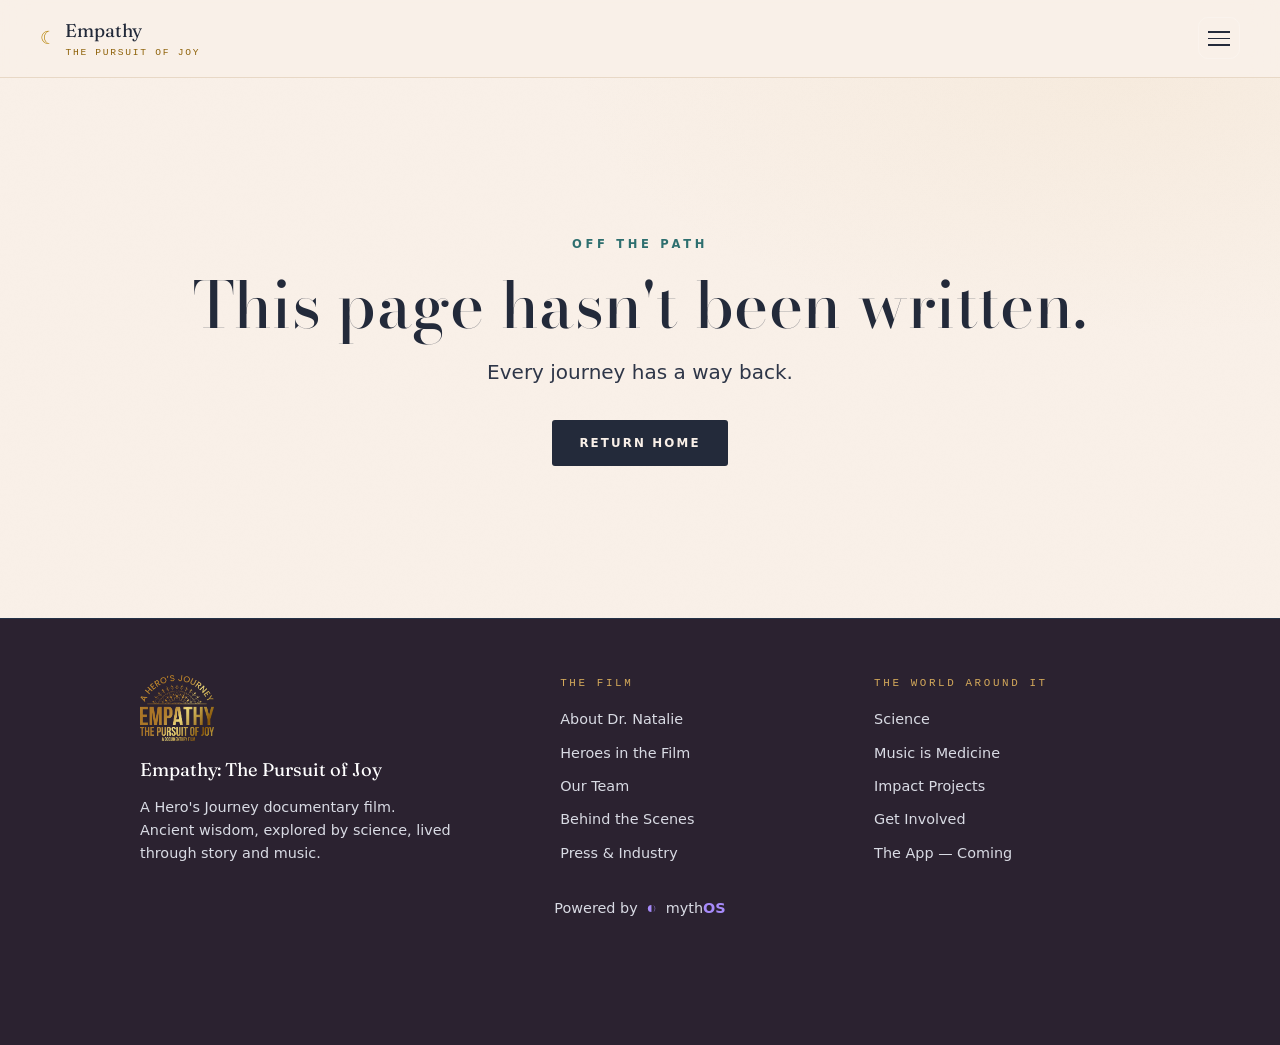
<file: index.html>
<!doctype html>
<html lang="en">
  <head>
    <meta charset="UTF-8" />
    <meta name="viewport" content="width=device-width, initial-scale=1.0" />
    <title>Empathy: The Pursuit of Joy — A Hero's Journey Documentary Film</title>
    <meta name="description" content="Ancient wisdom, explored by science, lived through story and music. The film, the heroes, the research, the impact, and the community — one home." />
    <meta name="theme-color" content="#0e1420" />
    <meta property="og:type" content="website" />
    <meta property="og:site_name" content="Empathy: The Pursuit of Joy" />
    <meta property="og:title" content="Empathy: The Pursuit of Joy" />
    <meta property="og:description" content="What brings you back to yourself? A documentary film — and everything around it." />
    <meta property="og:url" content="https://jackpolo69.github.io/" />
    <meta property="og:image" content="https://jackpolo69.github.io/unfurl/og.jpg" />
    <meta property="og:image:width" content="1200" />
    <meta property="og:image:height" content="630" />
    <meta name="twitter:card" content="summary_large_image" />
    <meta name="twitter:title" content="Empathy: The Pursuit of Joy" />
    <meta name="twitter:description" content="What brings you back to yourself? A documentary film — and everything around it." />
    <meta name="twitter:image" content="https://jackpolo69.github.io/unfurl/og.jpg" />
      <link rel="preconnect" href="https://fonts.googleapis.com" />
    <link rel="preconnect" href="https://fonts.gstatic.com" crossorigin />
    <link href="https://fonts.googleapis.com/css2?family=Bodoni+Moda:ital,opsz,wght@0,6..96,400..700;1,6..96,400..700&family=Fraunces:ital,opsz,wght@0,9..144,300..700;1,9..144,300..700&family=Newsreader:ital,opsz,wght@1,6..72,300..500&display=swap" rel="stylesheet" />
  <script type="module" crossorigin src="/assets/index-QChy3SVm.js"></script>
  <link rel="stylesheet" crossorigin href="/assets/index-HFPKH2F-.css">
</head>
  <body>
    <div id="root"></div>
  </body>
</html>
</file>
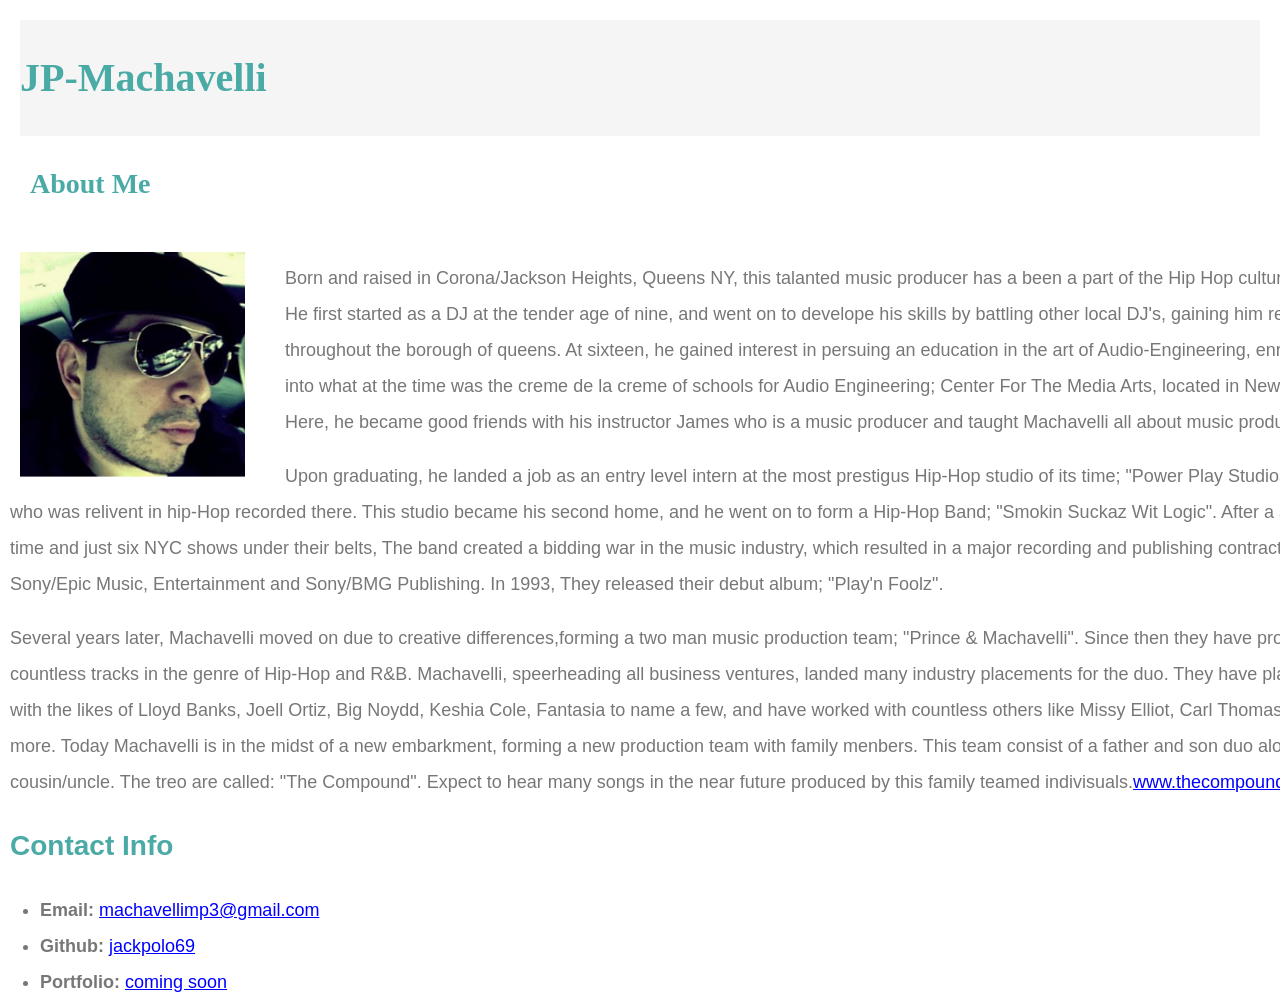
<file: basic-portfolio/index.html>
<!DOCTYPE html>
<html lang="en">

<head>
    <meta charset="UTF-8">
    <meta name="viewport" content="width=device-width, initial-scale=1.0">
    <meta http-equiv="X-UA-Compatible" content="ie=edge">
    <title>basic-portfolio</title>
    <link rel="stylesheet" type="text/css" href="assets/style.css">
</head>

<body>
    <header>
        <h1>JP-Machavelli</h1>
        <h2>About Me</h2>
        </header>

    <div class="container">
        <div class="wrapper">
            <section id="main-bio">

                <img src="assets/E4EKnt2DSGmgtYH0oXxLXQ_thumb_606.jpg" alt="machavelli" id="bio-image">

                <p>Born and raised in Corona/Jackson Heights, Queens NY, this talanted music producer has a been a part
                    of the Hip Hop culture since 1978. He first started as a DJ at the tender age of nine, and went on
                    to
                    develope his skills by battling other local DJ's, gaining him
                    recognition throughout the borough of queens. At sixteen, he gained interest in persuing an
                    education in
                    the art
                    of Audio-Engineering, enrolling himself into what at the time was the creme de la creme of schools
                    for
                    Audio Engineering; Center For The Media Arts, located in New York City. Here, he became good friends
                    with his instructor James who is a music producer and taught Machavelli all about music
                    production.</a>
                </p>

                <p>Upon graduating, he landed a job as an entry level intern at the most prestigus Hip-Hop studio of its
                    time; "Power Play Studios". Anyone who was relivent in hip-Hop recorded there. This studio became
                    his second home, and he went on to form a Hip-Hop Band; "Smokin Suckaz Wit Logic". After a short
                    period of time and just six NYC shows under their belts, The band created a
                    bidding war in the music industry, which resulted in a major recording and publishing
                    contract with Sony/Epic Music, Entertainment and Sony/BMG Publishing. In 1993, They released their
                    debut album; "Play'n Foolz".</a></p>

                <p>Several years later, Machavelli moved on due to creative differences,forming a two man music
                    production
                    team; "Prince & Machavelli". Since then they have produced countless tracks in the genre of Hip-Hop
                    and
                    R&B. Machavelli, speerheading all business ventures, landed many industry placements for the duo.
                    They
                    have placed records with the likes of Lloyd Banks, Joell Ortiz, Big Noydd, Keshia Cole, Fantasia to
                    name a few,
                    and have worked with countless others like Missy Elliot, Carl Thomas and many more. Today Machavelli
                    is
                    in the midst of a new embarkment, forming a new production team with family menbers. This
                    team consist of a father and son duo along with a cousin/uncle. The treo are called: "The Compound".
                    Expect to hear many songs in the near future produced by this family teamed
                    indivisuals.<a href="http://www.thecompound.com/">www.thecompound.com</a></p>
            </section id="contact-info">

            <section>
                <h2>Contact Info</h2>
                <ul>
                    <li><strong>Email:</strong> <a href="#">machavellimp3@gmail.com</a></li>
                    <li><strong>Github:</strong> <a href="#">jackpolo69</a></li>
                    <li><strong>Portfolio:</strong> <a href="#">coming soon</a></li>
                </ul>
            </section>
        </div>
        <div class="push"></div>
    </div>
    <footer class="footer"></footer>
</body>

</html>
</file>
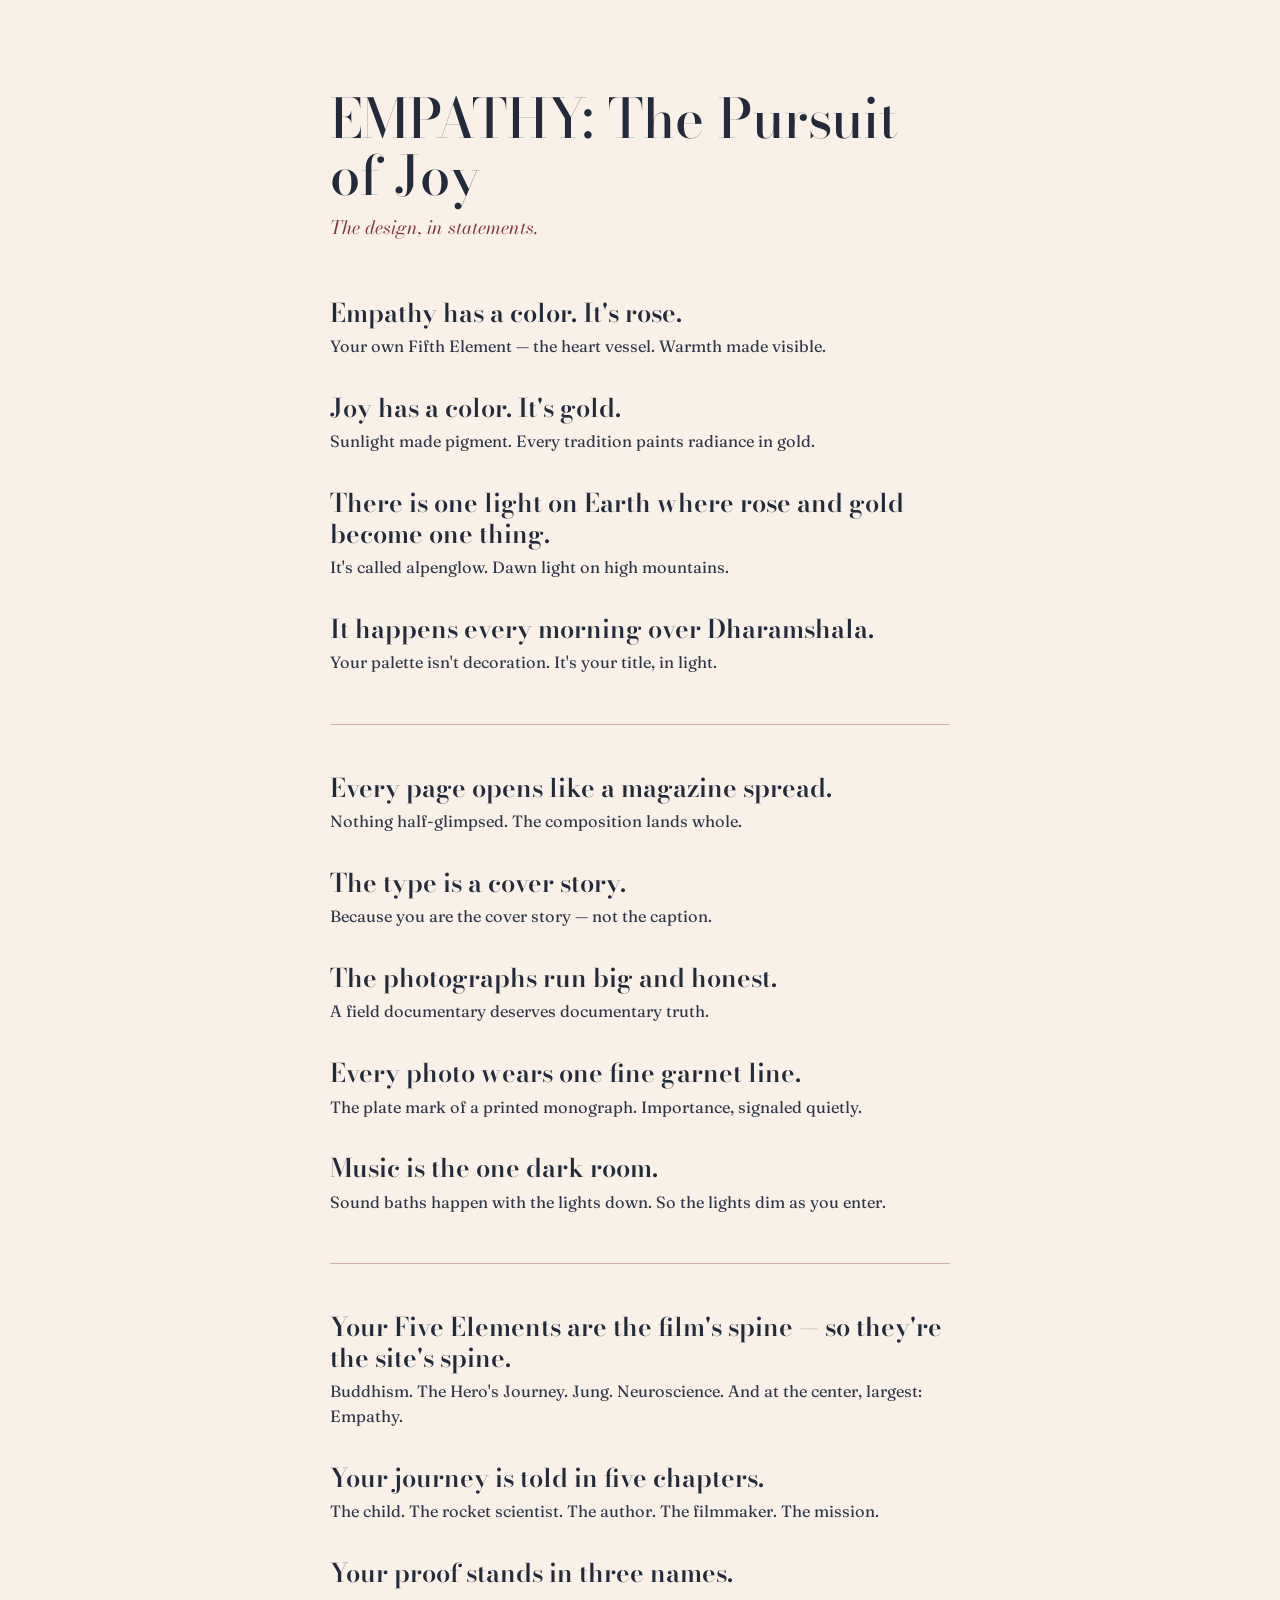
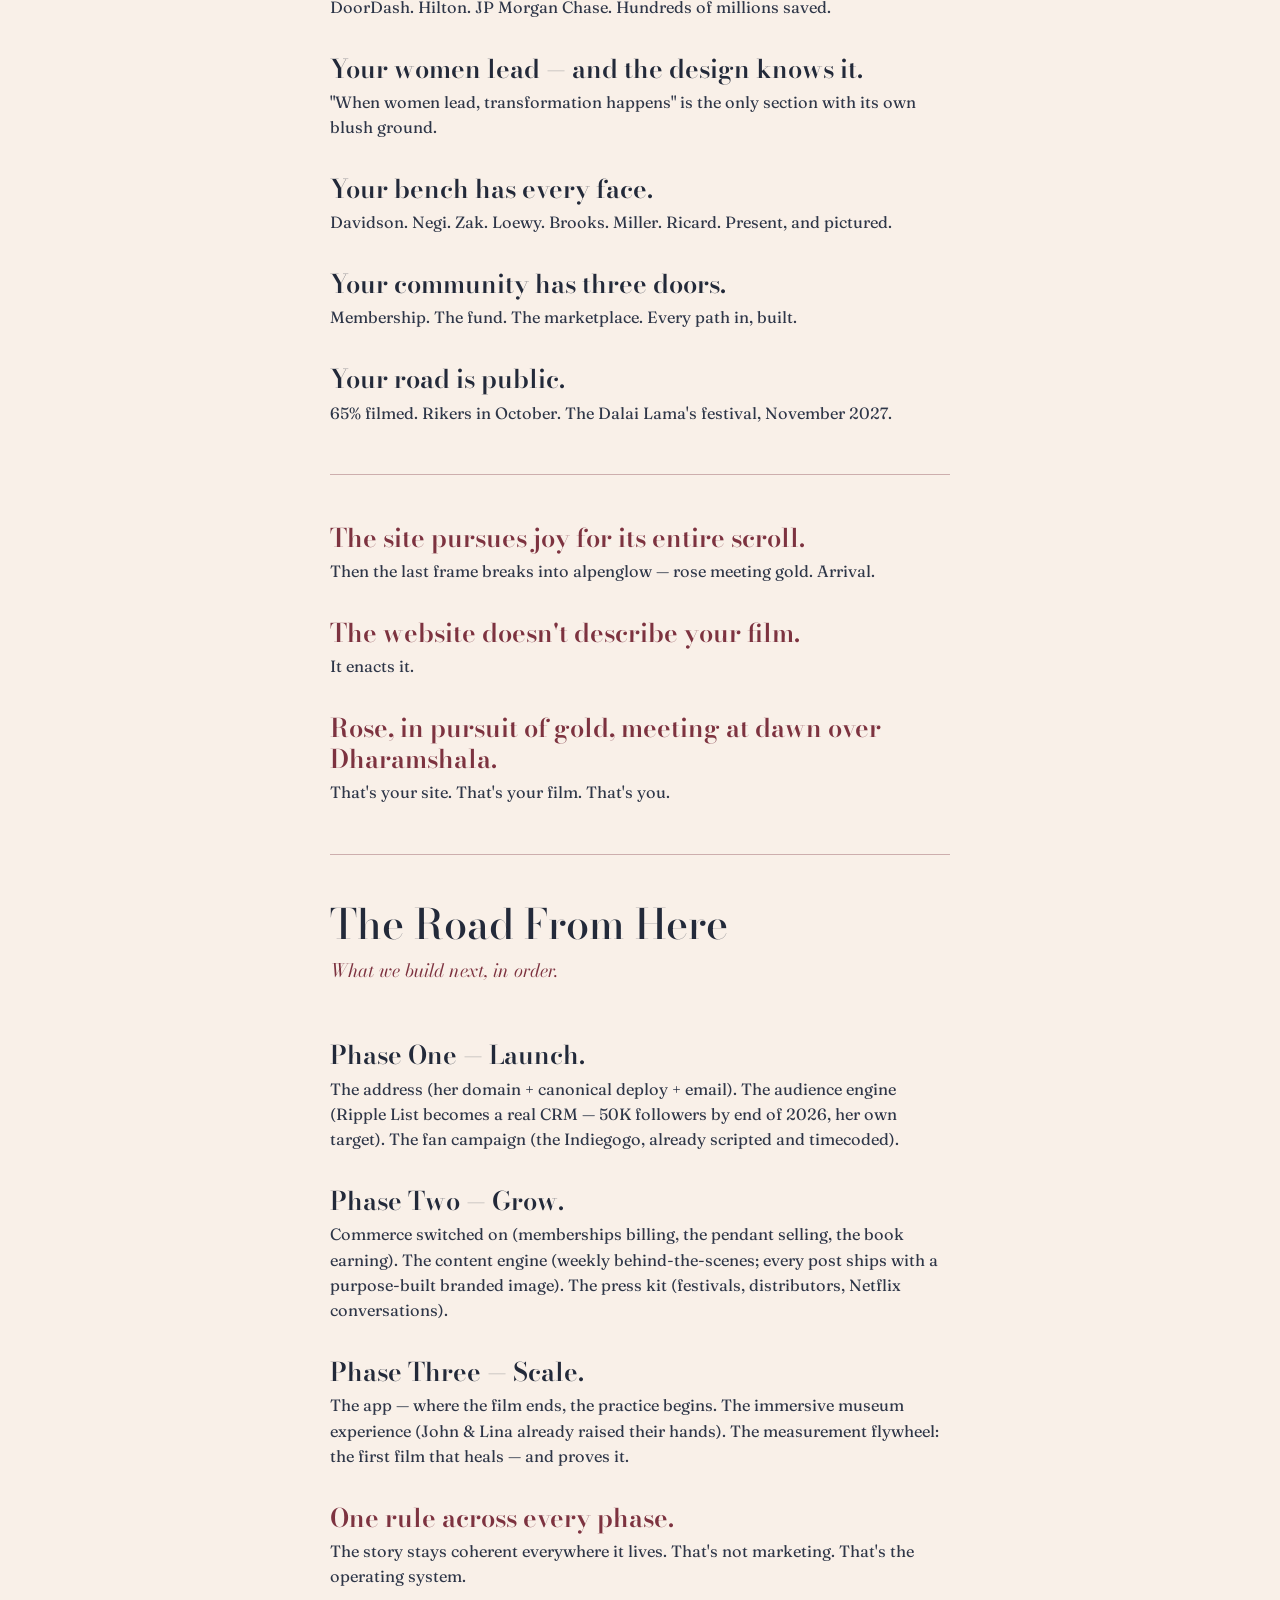
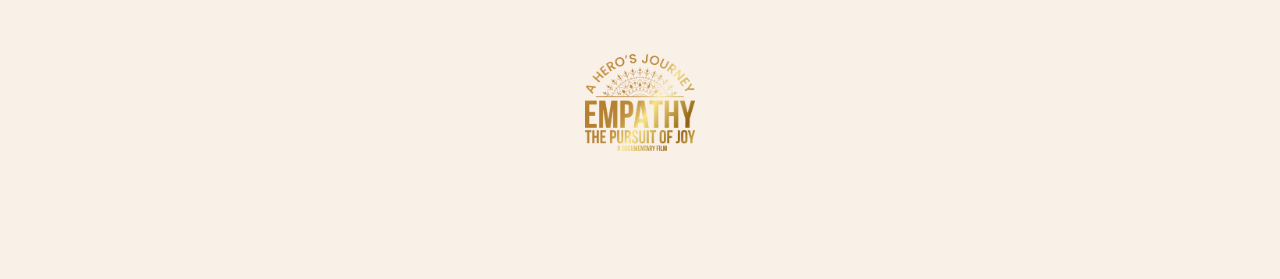
<file: design-story/index.html>
<!doctype html>
<html lang="en">
<head>
<meta charset="utf-8" />
<meta name="viewport" content="width=device-width, initial-scale=1" />
<title>The Design, in Statements — EMPATHY: The Pursuit of Joy</title>
<meta name="robots" content="noindex" />
<link rel="preconnect" href="https://fonts.googleapis.com" />
<link rel="preconnect" href="https://fonts.gstatic.com" crossorigin />
<link href="https://fonts.googleapis.com/css2?family=Bodoni+Moda:ital,opsz,wght@0,6..96,400..700;1,6..96,400..700&family=Fraunces:ital,opsz,wght@0,9..144,300..700;1,9..144,300..700&display=swap" rel="stylesheet" />
<style>
  :root { --paper:#f9f0e8; --ink:#232a3a; --ink-soft:#2e3648; --garnet:#7d3340; --gold:#8f6209; }
  * { margin:0; padding:0; box-sizing:border-box; }
  body { background:
      radial-gradient(1100px 520px at 50% 118%, rgba(212,169,90,.35), transparent 68%),
      radial-gradient(900px 420px at 38% 108%, rgba(214,120,130,.24), transparent 62%),
      var(--paper);
    color: var(--ink); font-family:'Fraunces', Georgia, serif; line-height:1.55;
    padding: clamp(2.5rem, 7vw, 6rem) 1.5rem 8rem; }
  main { max-width: 620px; margin: 0 auto; }
  h1 { font-family:'Bodoni Moda', Didot, serif; font-weight:500; font-size: clamp(2.2rem, 6vw, 3.4rem); line-height:1.05; }
  .sub { font-family:'Bodoni Moda', serif; font-style:italic; color: var(--garnet); font-size:1.15rem; margin:.6rem 0 3.5rem; }
  .beat { margin: 0 0 2.1rem; }
  .beat b { display:block; font-family:'Bodoni Moda', Didot, serif; font-weight:600; font-style:normal;
    font-size: clamp(1.25rem, 3vw, 1.6rem); line-height:1.2; color: var(--ink); margin-bottom:.35rem; }
  .beat span { color: var(--ink-soft); font-size:1.02rem; }
  hr { border:0; height:1px; background: rgba(125,51,64,.35); margin: 3rem 0; }
  .close b { color: var(--garnet); }
  .seal { display:block; width:110px; margin: 4rem auto 0; opacity:.95; }
</style>
</head>
<body>
<main>
  <h1>EMPATHY: The Pursuit of Joy</h1>
  <p class="sub">The design, in statements.</p>

  <div class="beat"><b>Empathy has a color. It's rose.</b><span>Your own Fifth Element — the heart vessel. Warmth made visible.</span></div>
  <div class="beat"><b>Joy has a color. It's gold.</b><span>Sunlight made pigment. Every tradition paints radiance in gold.</span></div>
  <div class="beat"><b>There is one light on Earth where rose and gold become one thing.</b><span>It's called alpenglow. Dawn light on high mountains.</span></div>
  <div class="beat"><b>It happens every morning over Dharamshala.</b><span>Your palette isn't decoration. It's your title, in light.</span></div>
  <hr />
  <div class="beat"><b>Every page opens like a magazine spread.</b><span>Nothing half-glimpsed. The composition lands whole.</span></div>
  <div class="beat"><b>The type is a cover story.</b><span>Because you are the cover story — not the caption.</span></div>
  <div class="beat"><b>The photographs run big and honest.</b><span>A field documentary deserves documentary truth.</span></div>
  <div class="beat"><b>Every photo wears one fine garnet line.</b><span>The plate mark of a printed monograph. Importance, signaled quietly.</span></div>
  <div class="beat"><b>Music is the one dark room.</b><span>Sound baths happen with the lights down. So the lights dim as you enter.</span></div>
  <hr />
  <div class="beat"><b>Your Five Elements are the film's spine — so they're the site's spine.</b><span>Buddhism. The Hero's Journey. Jung. Neuroscience. And at the center, largest: Empathy.</span></div>
  <div class="beat"><b>Your journey is told in five chapters.</b><span>The child. The rocket scientist. The author. The filmmaker. The mission.</span></div>
  <div class="beat"><b>Your proof stands in three names.</b><span>DoorDash. Hilton. JP Morgan Chase. Hundreds of millions saved.</span></div>
  <div class="beat"><b>Your women lead — and the design knows it.</b><span>"When women lead, transformation happens" is the only section with its own blush ground.</span></div>
  <div class="beat"><b>Your bench has every face.</b><span>Davidson. Negi. Zak. Loewy. Brooks. Miller. Ricard. Present, and pictured.</span></div>
  <div class="beat"><b>Your community has three doors.</b><span>Membership. The fund. The marketplace. Every path in, built.</span></div>
  <div class="beat"><b>Your road is public.</b><span>65% filmed. Rikers in October. The Dalai Lama's festival, November 2027.</span></div>
  <hr />
  <div class="beat close"><b>The site pursues joy for its entire scroll.</b><span>Then the last frame breaks into alpenglow — rose meeting gold. Arrival.</span></div>
  <div class="beat close"><b>The website doesn't describe your film.</b><span>It enacts it.</span></div>
  <div class="beat close"><b>Rose, in pursuit of gold, meeting at dawn over Dharamshala.</b><span>That's your site. That's your film. That's you.</span></div>
  <hr />
  <h1 style="font-size:clamp(1.8rem,4.5vw,2.6rem);margin-bottom:.4rem">The Road From Here</h1>
  <p class="sub">What we build next, in order.</p>
  <div class="beat"><b>Phase One — Launch.</b><span>The address (her domain + canonical deploy + email). The audience engine (Ripple List becomes a real CRM — 50K followers by end of 2026, her own target). The fan campaign (the Indiegogo, already scripted and timecoded).</span></div>
  <div class="beat"><b>Phase Two — Grow.</b><span>Commerce switched on (memberships billing, the pendant selling, the book earning). The content engine (weekly behind-the-scenes; every post ships with a purpose-built branded image). The press kit (festivals, distributors, Netflix conversations).</span></div>
  <div class="beat"><b>Phase Three — Scale.</b><span>The app — where the film ends, the practice begins. The immersive museum experience (John &amp; Lina already raised their hands). The measurement flywheel: the first film that heals — and proves it.</span></div>
  <div class="beat close"><b>One rule across every phase.</b><span>The story stays coherent everywhere it lives. That's not marketing. That's the operating system.</span></div>
  <img class="seal" src="/assets/natalie/empathy-seal-gold.png" alt="" />
</main>
</body>
</html>
</file>
<file: assets/index-HFPKH2F-.css>
.ecosystem-story{--story-focus: 50% 50%;position:relative;isolation:isolate;min-height:clamp(34rem,72svh,52rem);display:grid;align-items:end;overflow:hidden;background:#02060d;color:#f8f4ea}.ecosystem-story:before,.ecosystem-story:after{content:"";position:absolute;inset:0;pointer-events:none}.ecosystem-story:before{z-index:-1;background:linear-gradient(180deg,#01040a0f 18%,#01040ae0 94%),linear-gradient(90deg,rgba(1,4,10,.74),transparent 70%)}.ecosystem-story:after{z-index:1;inset:auto 0 0;height:1px;background:linear-gradient(90deg,transparent,rgba(239,192,92,.78),transparent);box-shadow:0 0 28px #efc05c57}.ecosystem-story__media{position:absolute;z-index:-2;inset:0;width:100%;height:100%;object-fit:cover;object-position:var(--story-focus);filter:saturate(.92) contrast(1.04)}.ecosystem-story__body{box-sizing:border-box;min-width:0;width:min(72rem,100%);max-width:100%;padding:clamp(2rem,7vw,6.5rem);padding-top:clamp(9rem,26vh,18rem);overflow-wrap:break-word;text-shadow:0 2px 24px rgba(0,0,0,.82)}.ecosystem-story__eyebrow{margin:0 0 .8rem;color:#efc05c;font:700 .72rem/1.3 ui-monospace,SFMono-Regular,Menlo,monospace;letter-spacing:.18em;text-transform:uppercase}.ecosystem-story h2{max-width:18ch;margin:0;color:inherit;font-size:clamp(2rem,5vw,4.6rem);line-height:.98;letter-spacing:-.035em}.ecosystem-story__mythic{max-width:48rem;margin:1.3rem 0 0;color:#f8f4eae6;font-size:clamp(1rem,1.7vw,1.28rem);line-height:1.65}.ecosystem-story__nova{max-width:56rem;margin:1.15rem 0 0;color:#e2eaf5bd;font-size:.88rem;line-height:1.55}.ecosystem-story__nova strong{color:#f4d58b;font-weight:700}.ecosystem-story details{max-width:46rem;margin-top:1.4rem;color:#ebeff5c7;font-size:.84rem}.ecosystem-story summary{width:fit-content;cursor:pointer;color:#f4d58b;letter-spacing:.08em;text-transform:uppercase}.ecosystem-story ol{margin:1rem 0 0;padding-left:1.15rem;display:grid;gap:.5rem;line-height:1.5}@media (max-width: 640px){.ecosystem-story{min-height:44rem}.ecosystem-story__body{padding:14rem max(28px,env(safe-area-inset-right)) 3rem max(28px,env(safe-area-inset-left))}.ecosystem-story h2{max-width:100%;font-size:clamp(1.95rem,9vw,2.75rem);line-height:1.02}.ecosystem-story__eyebrow{font-size:.66rem;letter-spacing:.13em}}@media (prefers-reduced-motion: no-preference){.ecosystem-story__media{animation:ecosystem-story-breathe 18s ease-in-out infinite alternate}}@keyframes ecosystem-story-breathe{0%{filter:saturate(.92) contrast(1.04) brightness(.96)}to{filter:saturate(1) contrast(1.06) brightness(1.02)}}.mythos-bridge{--mb-void: #0a0a0a;--mb-nebula: #a78bfa;--mb-ink: #ece9f5;--mb-dim: rgba(236, 233, 245, .68);--mb-faint: rgba(236, 233, 245, .42);--mb-hair: rgba(167, 139, 250, .28);position:relative;isolation:isolate;overflow:hidden;background:var(--mb-void);color:var(--mb-ink);padding:calc(clamp(28px,4vw,48px) + var(--header-height, 72px)) clamp(18px,5vw,40px) clamp(56px,9vw,112px);font-family:Monaspace Argon,ui-sans-serif,system-ui,-apple-system,sans-serif;line-height:1.65}.mythos-bridge__field{position:absolute;inset:-12%;z-index:0;pointer-events:none}.mythos-bridge__nebula{position:absolute;inset:0;background:radial-gradient(46% 38% at 22% 18%,rgba(167,139,250,.3),transparent 68%),radial-gradient(38% 34% at 82% 30%,rgba(96,165,250,.18),transparent 70%),radial-gradient(52% 44% at 62% 88%,rgba(167,139,250,.16),transparent 72%),radial-gradient(70% 60% at 50% 50%,rgba(20,16,32,.9),var(--mb-void) 78%);filter:blur(2px);animation:mb-drift 42s ease-in-out infinite alternate}.mythos-bridge__stars,.mythos-bridge__stars--far{position:absolute;inset:0;background-repeat:repeat}.mythos-bridge__stars{background-image:radial-gradient(1.6px 1.6px at 12% 22%,rgba(255,255,255,.85),transparent 60%),radial-gradient(1.4px 1.4px at 68% 12%,rgba(255,255,255,.7),transparent 60%),radial-gradient(1.8px 1.8px at 38% 72%,rgba(214,202,255,.9),transparent 60%),radial-gradient(1.2px 1.2px at 88% 62%,rgba(255,255,255,.65),transparent 60%),radial-gradient(1.5px 1.5px at 52% 44%,rgba(255,255,255,.6),transparent 60%);background-size:340px 340px;animation:mb-stars 120s linear infinite}.mythos-bridge__stars--far{background-image:radial-gradient(1px 1px at 28% 34%,rgba(255,255,255,.45),transparent 60%),radial-gradient(1px 1px at 76% 78%,rgba(255,255,255,.4),transparent 60%),radial-gradient(1px 1px at 8% 86%,rgba(199,184,255,.5),transparent 60%),radial-gradient(1px 1px at 58% 8%,rgba(255,255,255,.35),transparent 60%);background-size:200px 200px;animation:mb-stars 260s linear infinite;opacity:.7}@keyframes mb-drift{0%{transform:translate3d(-1.2%,-.8%,0) scale(1)}to{transform:translate3d(1.4%,1.1%,0) scale(1.06)}}@keyframes mb-stars{0%{background-position:0 0}to{background-position:340px 680px}}.mythos-bridge__inner{position:relative;z-index:1;max-width:62rem;margin:0 auto}.mythos-bridge__lockup{display:flex;align-items:center;gap:clamp(14px,2.4vw,22px);flex-wrap:wrap}.mythos-bridge__mark{width:clamp(56px,9vw,86px);height:auto;flex:0 0 auto;color:var(--mb-nebula);filter:drop-shadow(0 0 22px rgba(167,139,250,.45));animation:mb-breathe 4.5s ease-in-out infinite}@keyframes mb-breathe{0%,to{opacity:.86;transform:scale(1)}50%{opacity:1;transform:scale(1.035)}}.mythos-bridge__wordmark{font-size:clamp(1.5rem,4.4vw,2.5rem);font-weight:300;letter-spacing:-.01em;margin:0;line-height:1.2}.mythos-bridge__wordmark b{color:var(--mb-nebula);font-weight:700}.mythos-bridge__cross{opacity:.4;padding:0 .15em}.mythos-bridge__eyebrow{margin:0 0 10px;font-size:.72rem;letter-spacing:.22em;text-transform:uppercase;color:var(--mb-nebula);opacity:.85}.mythos-bridge__declaration{margin:clamp(26px,4vw,40px) 0 0;font-size:clamp(1.12rem,2.5vw,1.5rem);line-height:1.55;font-weight:300;max-width:42ch;color:var(--mb-ink)}.mythos-bridge__declaration strong{font-weight:500;color:var(--mb-nebula)}.mythos-bridge__body{margin:20px 0 0;max-width:58ch;color:var(--mb-dim);font-size:.98rem}.mythos-bridge__rule{border:0;border-top:1px solid var(--mb-hair);margin:clamp(34px,5vw,52px) 0}.mythos-bridge__doors{display:grid;grid-template-columns:repeat(auto-fit,minmax(min(100%,15rem),1fr));gap:14px;margin:0;padding:0;list-style:none}.mythos-bridge__door{display:flex;flex-direction:column;gap:6px;padding:20px 22px;border:1px solid var(--mb-hair);border-radius:14px;background:#ffffff06;color:var(--mb-ink);text-decoration:none;transition:border-color .26s cubic-bezier(.16,1,.3,1),background .26s cubic-bezier(.16,1,.3,1),transform .26s cubic-bezier(.16,1,.3,1)}.mythos-bridge__door:hover,.mythos-bridge__door:focus-visible{border-color:#a78bfabf;background:#a78bfa17;transform:translateY(-2px)}.mythos-bridge__door:focus-visible{outline:2px solid var(--mb-nebula);outline-offset:3px}.mythos-bridge__door--primary{border-color:#a78bfaa6;background:#a78bfa21}.mythos-bridge__door-label{font-size:1.02rem;font-weight:500}.mythos-bridge__door-note{font-size:.8rem;color:var(--mb-faint);line-height:1.5}.mythos-bridge__honesty{margin:18px 0 0;font-size:.8rem;color:var(--mb-faint);max-width:60ch}.mythos-bridge__return{display:inline-flex;align-items:center;gap:8px;margin-top:clamp(34px,5vw,52px);padding:10px 20px 10px 16px;border:1px solid rgba(236,233,245,.22);border-radius:999px;color:var(--mb-dim);text-decoration:none;font-size:.9rem;transition:border-color .24s ease,color .24s ease}.mythos-bridge__return:hover,.mythos-bridge__return:focus-visible{border-color:#ece9f580;color:var(--mb-ink)}.mythos-bridge__return:focus-visible{outline:2px solid var(--mb-nebula);outline-offset:3px}.mythos-bridge .ecosystem-story{margin-top:clamp(30px,4vw,44px)}@media (prefers-reduced-motion: reduce){.mythos-bridge__nebula,.mythos-bridge__stars,.mythos-bridge__stars--far,.mythos-bridge__mark{animation:none!important}.mythos-bridge__door{transition:none}.mythos-bridge__door:hover{transform:none}}@media (max-width: 480px){.mythos-bridge__lockup{gap:12px}.mythos-bridge__door{padding:16px 18px}}:root{--void: #0e1420;--void-2: #111927;--panel: #16202f;--panel-line: #243247;--ink: #f2ead8;--ink-soft: #c9c3b4;--ink-faint: #a8b0bd;--nebula: #d4a95a;--nebula-deep: #b8903f;--honor: #3d8c8c;--serif: "Fraunces", Palatino, Georgia, serif;--script: "Newsreader", Georgia, serif;--sans: "Avenir Next", Avenir, "Helvetica Neue", system-ui, sans-serif;--mono: "IBM Plex Mono", ui-monospace, monospace;--wrap: 1080px;--ease: cubic-bezier(.16, 1, .3, 1)}*{box-sizing:border-box;margin:0;padding:0}html{scroll-behavior:smooth}body{background:var(--void);color:var(--ink);font-family:var(--sans);font-weight:400;line-height:1.6;-webkit-font-smoothing:antialiased;overflow-x:hidden}a{color:inherit;text-decoration:none}.wrap{max-width:var(--wrap);margin:0 auto;padding:0 clamp(1.25rem,4vw,2.5rem)}h1,h2,h3{font-family:var(--serif);font-weight:400;line-height:1.15;letter-spacing:-.01em}.eyebrow{font-family:var(--mono);font-size:.72rem;letter-spacing:.28em;text-transform:uppercase;color:var(--nebula);font-weight:500}.lede{font-size:clamp(1.05rem,2vw,1.25rem);color:var(--ink-soft);max-width:60ch}.btn{display:inline-flex;align-items:center;gap:.5rem;font-family:var(--sans);font-weight:500;font-size:.95rem;padding:.85rem 1.5rem;border-radius:999px;cursor:pointer;border:1px solid transparent;transition:all .4s var(--ease)}.btn-primary{background:var(--nebula);color:#0a0a0a}.btn-primary:hover{background:var(--nebula-deep);color:var(--ink);transform:translateY(-2px)}.btn-ghost{border-color:var(--panel-line);color:var(--ink-soft)}.btn-ghost:hover{border-color:var(--nebula);color:var(--ink)}.nav{position:sticky;top:0;z-index:50;display:flex;align-items:center;justify-content:space-between;padding:1rem clamp(1.25rem,4vw,2.5rem);background:#0a0a0ab8;backdrop-filter:blur(14px);border-bottom:1px solid var(--panel-line)}.nav-brand{font-family:var(--serif);font-size:1.15rem;letter-spacing:-.01em;display:flex;align-items:center;gap:.6rem}.nav-moon{color:var(--nebula);font-size:1.1rem}.nav-brand small{display:block;font-family:var(--mono);font-size:.6rem;letter-spacing:.18em;color:var(--ink-faint);text-transform:uppercase}.nav-links{display:flex;align-items:center;gap:1.75rem}.nav-links a{font-size:.9rem;color:var(--ink-soft);transition:color .3s var(--ease)}.nav-links a:hover{color:var(--ink)}.nav-links .btn{padding:.6rem 1.1rem}@media (max-width: 1280px){.nav-links{display:none}}section{padding:clamp(3.5rem,9vw,7rem) 0}.section-head{max-width:62ch;margin-bottom:3rem}.section-head h2{font-size:clamp(1.7rem,4vw,2.6rem);margin:.9rem 0 1rem}.hero{position:relative;min-height:calc(100svh - 78px);display:flex;align-items:center;padding:2.5rem 0 4.5rem;background:radial-gradient(1200px 780px at 78% 4%,rgba(124,92,240,.2),transparent 62%),radial-gradient(1100px 520px at 72% 96%,rgba(232,185,98,.1),transparent 60%),linear-gradient(180deg,#07070a 0%,var(--void) 46%,#0c0a08 100%);overflow:hidden}.hero[data-hero=threshold] .hero-photo,.hero[data-hero=writing] .hero-photo{position:absolute;inset:0;background-size:cover;background-repeat:no-repeat;z-index:0}.hero[data-hero=threshold] .hero-photo{background-image:url(/assets/hero-threshold.jpg);background-position:50% 30%}.hero[data-hero=writing] .hero-photo{background-image:url(/assets/hero-writing.jpg);background-position:72% 52%}@media (min-width: 1500px){.hero[data-hero=writing] .hero-photo{background-position:70% 68%}.hero[data-hero=threshold] .hero-photo{background-position:50% 36%}}@media (max-width: 900px){.hero[data-hero=writing] .hero-photo{background-position:78% 56%}.hero[data-hero=threshold] .hero-photo{background-position:56% 32%}}@media (max-width: 560px){.hero[data-hero=writing] .hero-photo{background-position:84% 58%}.hero[data-hero=threshold] .hero-photo{background-position:62% 34%}.hero[data-hero] .hero-photo:after{background:radial-gradient(460px 420px at 50% 44%,#06060adb,#06060a85 60%,#06060a4d 84%),linear-gradient(180deg,#06060adb,#06060a57 28%,#06060a70 62%,#070605eb)}}.hero[data-hero] .hero-photo:after{content:"";position:absolute;inset:0;background:radial-gradient(620px 420px at 50% 42%,rgba(6,6,10,.72),rgba(6,6,10,.28) 58%,transparent 78%),linear-gradient(180deg,#06060ab8,#06060a1a 30%,#06060a29 62%,#070605db)}.hero[data-hero] .hero-inner{position:relative;z-index:2}.hero[data-hero] .hero-stars,.hero[data-hero] .hero-horizon{z-index:1}.hero[data-hero] .hero-stars{opacity:.25}.hero-stars{position:absolute;inset:0;z-index:1;opacity:.55}.star{position:absolute;width:2px;height:2px;background:var(--ink);border-radius:50%;animation:twinkle 3s var(--ease) infinite}@keyframes twinkle{0%,to{opacity:.15}50%{opacity:.9}}.hero-horizon{position:absolute;left:0;right:0;bottom:25%;height:1px;z-index:1;background:linear-gradient(90deg,transparent,rgba(232,185,98,.34) 34%,rgba(232,185,98,.62) 64%,transparent);filter:blur(.4px)}.hero-horizon:after{content:"";position:absolute;left:0;right:0;top:0;height:160px;background:linear-gradient(180deg,rgba(232,185,98,.1),transparent 78%)}.hero-grain{position:absolute;inset:0;z-index:2;pointer-events:none;opacity:.4;background-image:url("data:image/svg+xml,%3Csvg xmlns='http://www.w3.org/2000/svg' width='160' height='160'%3E%3Cfilter id='n'%3E%3CfeTurbulence type='fractalNoise' baseFrequency='0.8' numOctaves='3'/%3E%3C/filter%3E%3Crect width='160' height='160' filter='url(%23n)' opacity='0.35'/%3E%3C/svg%3E");mix-blend-mode:overlay}.hero-vignette{position:absolute;inset:0;z-index:2;pointer-events:none;background:radial-gradient(ellipse 90% 78% at 50% 46%,transparent 42%,rgba(6,6,9,.72) 100%),linear-gradient(180deg,transparent 76%,var(--void) 100%)}.hero-inner{position:relative;z-index:3;display:grid;grid-template-columns:minmax(0,1.08fr) minmax(0,.92fr);gap:clamp(1.5rem,4vw,3.5rem);align-items:center;width:100%}.hero-copy{min-width:0}.hero-gate{position:relative;min-width:0;aspect-ratio:3 / 4;max-height:56svh;justify-self:center;width:min(100%,380px);animation:gate-breathe 7s var(--ease) infinite alternate}@keyframes gate-breathe{0%{transform:translateY(0) scale(1)}to{transform:translateY(-8px) scale(1.018)}}.hero-gate:before{content:"";position:absolute;left:50%;top:46%;translate:-50% -50%;width:150%;aspect-ratio:1;border-radius:50%;background:radial-gradient(circle,rgba(232,185,98,.34) 0%,rgba(167,139,250,.14) 38%,transparent 68%);filter:blur(18px)}.hero-gate:after{content:"";position:absolute;left:50%;bottom:-4%;translate:-50% 0;width:150%;height:22%;border-radius:50%;background:radial-gradient(ellipse,rgba(232,185,98,.3),transparent 70%);filter:blur(12px)}.gate-arch{position:absolute;inset:0 12% 4%;border-radius:50% 50% 4px 4px/42% 42% 0 0;border:2px solid transparent;background:linear-gradient(180deg,#07060af0,#09080ddb 42%,#18120c8c) padding-box,linear-gradient(175deg,#ffe2a8,#e8b962eb 32%,#a78bfa8c 74%,#a78bfa1f) border-box;box-shadow:0 0 40px #e8b96238,inset 0 -40px 70px -30px #e8b96259}.gate-sill{position:absolute;left:6%;right:6%;bottom:4%;height:2px;background:linear-gradient(90deg,transparent,rgba(255,238,201,1) 22%,#fff 50%,rgba(255,238,201,1) 78%,transparent);box-shadow:0 0 22px 5px #e8b9628c;animation:sill 5.5s var(--ease) infinite alternate}@keyframes sill{0%{opacity:.65}to{opacity:1}}.gate-light{position:absolute;left:50%;bottom:4%;translate:-50% 0;width:22%;height:72%;border-radius:50% 50% 2px 2px/26% 26% 0 0;background:linear-gradient(180deg,#fffaee4d,#ffeec99e 42%,#fff6e1f5 88%,#fff);filter:blur(5px);animation:gate-glow 5.5s var(--ease) infinite alternate}@keyframes gate-glow{0%{opacity:.72}to{opacity:1}}.gate-path{position:absolute;left:50%;bottom:4%;translate:-50% 0;width:26%;height:46%;background:linear-gradient(180deg,rgba(255,238,201,.34),rgba(232,185,98,.1) 46%,transparent 88%);clip-path:polygon(38% 0%,62% 0%,100% 100%,0% 100%);filter:blur(10px);transform:translateY(96%);opacity:.85}.gate-ring{position:absolute;left:50%;bottom:4%;translate:-50% 0;border:1px solid rgba(232,185,98,.2);border-bottom-color:transparent;border-radius:50% 50% 0 0/100% 100% 0 0}.gate-ring.r1{width:108%;height:58%}.gate-ring.r2{width:132%;height:71%;border-color:#e8b96221;border-bottom-color:transparent}.gate-ring.r3{width:158%;height:85%;border-color:#a78bfa1a;border-bottom-color:transparent}.hero h1{font-size:clamp(2.3rem,5vw,4rem);max-width:15ch;margin:1.3rem 0}.hero h1 .turn{color:var(--honor);font-style:italic}.hero .lede{margin-bottom:2rem;max-width:46ch;font-size:clamp(1rem,1.35vw,1.14rem)}.hero-cta{display:flex;gap:1rem;flex-wrap:wrap}.hero .rise{opacity:0;transform:translateY(18px);animation:hero-rise 1s var(--ease) forwards}.hero .rise-1{animation-delay:.05s}.hero .rise-2{animation-delay:.18s}.hero .rise-3{animation-delay:.32s}.hero .rise-4{animation-delay:.46s}@keyframes hero-rise{to{opacity:1;transform:none}}.hero-cue{position:absolute;left:50%;bottom:1.6rem;translate:-50% 0;z-index:3;display:flex;flex-direction:column;align-items:center;gap:.55rem;font-family:var(--mono);font-size:.6rem;letter-spacing:.3em;text-transform:uppercase;color:var(--ink-faint)}.hero-cue i{display:block;width:1px;height:34px;background:linear-gradient(180deg,var(--honor),transparent);animation:cue 2.6s var(--ease) infinite}@keyframes cue{0%,to{opacity:.3;transform:scaleY(.65)}50%{opacity:1;transform:scaleY(1)}}@media (max-width: 900px){.hero{padding:1.75rem 0 2.5rem;align-items:center;min-height:calc(100svh - 104px)}.hero-inner{grid-template-columns:minmax(0,1fr);gap:clamp(1.1rem,3.4svh,2rem)}.hero-copy{order:2}.hero-gate{order:1;width:min(58%,230px);max-height:27svh}.hero h1{max-width:100%;font-size:clamp(1.95rem,7.4vw,2.8rem);margin:.85rem 0}.hero .lede{max-width:100%;font-size:.97rem;line-height:1.55;margin-bottom:1.5rem}.hero-cue,.gate-path{display:none}}@media (max-width: 420px){.hero-gate{width:min(54%,190px);max-height:23svh}.hero .lede{font-size:.93rem}.hero-cta{gap:.7rem}.hero-cta .btn{flex:1 1 100%;text-align:center;justify-content:center}}@media (prefers-reduced-motion: reduce){.hero-gate,.gate-light,.gate-sill,.hero-cue i,.star{animation:none}.gate-light{opacity:.92}.hero .rise{opacity:1;transform:none;animation:none}}.pillars{display:grid;grid-template-columns:repeat(4,1fr);gap:1rem}@media (max-width: 860px){.pillars{grid-template-columns:repeat(2,1fr)}}@media (max-width: 460px){.pillars{grid-template-columns:1fr}}.pillar{background:var(--panel);border:1px solid var(--panel-line);border-radius:14px;padding:1.6rem;transition:all .4s var(--ease)}.pillar:hover{border-color:var(--nebula);transform:translateY(-4px)}.pillar .letter{font-family:var(--serif);font-size:2.6rem;color:var(--nebula);line-height:1}.pillar h3{font-size:1.15rem;margin:.6rem 0 .5rem}.pillar p{font-size:.9rem;color:var(--ink-soft)}.arc{display:grid;grid-template-columns:repeat(3,1fr);gap:1.5rem}@media (max-width: 780px){.arc{grid-template-columns:1fr}}.act{border-left:2px solid var(--panel-line);padding:.2rem 0 .2rem 1.4rem}.act .num{font-family:var(--mono);font-size:.72rem;letter-spacing:.2em;color:var(--honor);text-transform:uppercase}.act h3{font-size:1.3rem;margin:.4rem 0 .6rem}.act p{font-size:.92rem;color:var(--ink-soft)}.tiers{display:grid;grid-template-columns:repeat(3,1fr);gap:1.25rem}@media (max-width: 780px){.tiers{grid-template-columns:1fr}}.tier{background:var(--void-2);border:1px solid var(--panel-line);border-radius:16px;padding:1.8rem}.tier .cert{font-family:var(--mono);font-size:.72rem;letter-spacing:.18em;color:var(--nebula);text-transform:uppercase}.tier h3{font-size:1.35rem;margin:.5rem 0}.tier .dur{color:var(--ink-faint);font-size:.85rem;margin-bottom:.8rem}.tier p{font-size:.9rem;color:var(--ink-soft)}.proof{background:var(--void-2);border-top:1px solid var(--panel-line);border-bottom:1px solid var(--panel-line)}.proof-grid{display:grid;grid-template-columns:repeat(3,1fr);gap:2rem}@media (max-width: 780px){.proof-grid{grid-template-columns:1fr}}.stat .big{font-family:var(--serif);font-size:clamp(2.4rem,5vw,3.4rem);color:var(--nebula)}.stat p{font-size:.9rem;color:var(--ink-soft)}.stat cite{display:block;font-family:var(--mono);font-size:.68rem;color:var(--ink-faint);margin-top:.4rem;font-style:normal}.founder{background:linear-gradient(180deg,transparent,rgba(124,92,240,.06))}.founder-grid{display:grid;grid-template-columns:300px 1fr;gap:clamp(1.5rem,4vw,3.5rem);align-items:start;margin-top:1.5rem}@media (max-width: 780px){.founder-grid{grid-template-columns:1fr;max-width:420px}.founder-photo{max-width:240px}}.founder-photo{margin:0}.founder-photo img{width:100%;height:auto;border-radius:16px;border:1px solid var(--panel-line);display:block;background:var(--panel);aspect-ratio:4 / 5;object-fit:cover}.founder-photo figcaption{margin-top:1rem;font-size:.85rem;color:var(--ink-faint);line-height:1.5}.founder-photo figcaption strong{display:block;font-family:var(--serif);font-size:1.15rem;color:var(--ink);font-weight:400;margin-bottom:.1rem}.founder blockquote{font-family:var(--serif);font-size:clamp(1.7rem,4vw,2.8rem);line-height:1.2;max-width:20ch;margin:0 0 1.6rem;color:var(--ink)}.founder .honor-word{color:var(--honor);font-style:italic}.founder-story{max-width:60ch}.founder-story p{font-size:clamp(1rem,1.7vw,1.15rem);color:var(--ink-soft);margin-bottom:1.1rem;line-height:1.65}.founder-story strong{color:var(--ink);font-weight:500}.founder .sig{font-family:var(--mono);font-size:.8rem;letter-spacing:.15em;color:var(--ink-faint);margin-top:1.5rem;text-transform:uppercase}.mission{background:radial-gradient(1000px 500px at 30% 0%,rgba(232,185,98,.06),transparent 60%)}.mission-body{max-width:68ch}.mission-body p{font-size:clamp(1.05rem,1.9vw,1.3rem);color:var(--ink-soft);margin-bottom:1.3rem;line-height:1.65}.mission-body strong{color:var(--ink);font-weight:500}.mission-close{font-family:var(--serif);font-size:clamp(1.4rem,3vw,2rem)!important;color:var(--ink)!important;margin-top:.5rem}.mission-close em{color:var(--honor);font-style:italic}.cta-band{text-align:center;background:radial-gradient(800px 400px at 50% 0%,rgba(124,92,240,.16),transparent 60%)}.cta-band h2{font-size:clamp(1.8rem,4vw,2.8rem);margin-bottom:1rem}.cta-band .lede{margin:0 auto 2rem}.foot{border-top:1px solid var(--panel-line);padding:3.5rem 0 2.5rem;color:var(--ink-faint);font-size:.9rem}.foot-grid{display:grid;grid-template-columns:1.4fr 1fr 1fr;gap:3rem;align-items:flex-start}.foot-brand strong{display:block;font-family:var(--serif);font-size:1.15rem;font-weight:400;margin-bottom:.7rem}.foot-brand p{max-width:34ch;line-height:1.6}.foot-col{display:flex;flex-direction:column;gap:.65rem}.foot-head{font-family:var(--mono);font-size:.68rem;letter-spacing:.24em;text-transform:uppercase;color:var(--nebula);margin-bottom:.35rem}@media (max-width: 720px){.foot-grid{grid-template-columns:1fr;gap:2rem}}.foot a{color:var(--ink-soft)}.foot .foot-links{display:flex;gap:1.5rem;flex-wrap:wrap}.foot .fine{margin-top:2rem;font-size:.75rem;color:var(--ink-faint);max-width:60ch}.page,.music-night.page{padding-top:0}.page ul{list-style:none;display:grid;gap:.7rem;margin:1.2rem 0}.page li{padding-left:1.4rem;position:relative;color:var(--ink-soft)}.page li:before{content:"◆";color:var(--nebula);position:absolute;left:0;font-size:.7rem;top:.35rem}.page p{max-width:66ch;color:var(--ink-soft);margin-bottom:1rem}.page h3{color:var(--ink);font-size:1.3rem;margin:2rem 0 .6rem}.reveal{opacity:0;transform:translateY(14px);transition:opacity .45s var(--ease),transform .45s var(--ease)}.reveal.in{opacity:1;transform:none}@media (prefers-reduced-motion: reduce){*{animation:none!important;transition:none!important;scroll-behavior:auto!important}.reveal{opacity:1;transform:none}}.hero-gate{position:absolute;left:50%;top:52%;translate:-50% -50%;width:min(74svh,86vw);max-height:none;aspect-ratio:3 / 4;z-index:0;animation:gate-open 2.6s cubic-bezier(.16,.9,.2,1) both,gate-breathe 7s var(--ease) 2.6s infinite alternate}@keyframes gate-open{0%{transform:scale(.86) translateY(6%);opacity:0}to{transform:scale(1) translateY(0);opacity:1}}.hero-copy{position:relative;z-index:3;text-align:center;max-width:min(40rem,88vw)}.hero-copy:before{content:"";position:absolute;inset:-10% -14%;z-index:-1;pointer-events:none;background:radial-gradient(ellipse 60% 56% at 50% 50%,rgba(7,7,10,.88) 0%,rgba(7,7,10,.62) 44%,transparent 76%)}@media (prefers-reduced-motion: reduce){.hero-gate{animation:none}}@media (max-width: 900px){.hero-gate{width:min(64svh,96vw);top:50%}.hero-copy{order:unset}}.nav{position:relative}.nav-burger{display:none;flex-direction:column;justify-content:center;gap:5px;width:42px;height:42px;padding:0 9px;background:transparent;border:1px solid rgba(255,255,255,.24);border-radius:10px;cursor:pointer}.nav-burger span{display:block;height:1.5px;width:100%;background:currentColor;transition:transform .3s ease,opacity .2s ease}.nav.open .nav-burger span:nth-child(1){transform:translateY(6.5px) rotate(45deg)}.nav.open .nav-burger span:nth-child(2){opacity:0}.nav.open .nav-burger span:nth-child(3){transform:translateY(-6.5px) rotate(-45deg)}.nav-panel{position:absolute;left:0;right:0;top:100%;display:none;flex-direction:column;gap:.2rem;padding:.75rem 1.25rem 1.5rem;background:#07070af7;backdrop-filter:blur(14px);-webkit-backdrop-filter:blur(14px);border-top:1px solid rgba(255,255,255,.08);z-index:40}.nav-panel a{padding:.95rem .25rem;font-size:1.02rem;border-bottom:1px solid rgba(255,255,255,.06)}.nav-panel-cta{margin-top:1rem;text-align:center;border-bottom:none!important;background:var(--nebula);color:#0b0b10!important;border-radius:999px;padding:.85rem 1.1rem!important;font-weight:600}@media (max-width: 1280px){.nav-burger{display:inline-flex}.nav.open .nav-panel{display:flex}}.hero-gate{display:none}.hero-inner{grid-template-columns:minmax(0,1fr);justify-items:center}.hero-copy{position:relative;z-index:3;text-align:center;max-width:min(42rem,90vw);margin-bottom:clamp(2rem,9svh,6rem)}.hero-copy h1{max-width:min(22ch,100%);margin-inline:auto;text-wrap:balance}.hero-copy .lede{margin-inline:auto}.hero-copy .hero-cta{justify-content:center}.hero-horizon{bottom:22%;height:1px;background:linear-gradient(90deg,transparent 0%,rgba(232,185,98,.16) 14%,rgba(255,225,160,.85) 50%,rgba(232,185,98,.16) 86%,transparent 100%);filter:none;animation:daybreak-line 3.2s cubic-bezier(.16,.9,.2,1) both}.hero-horizon:after{top:auto;bottom:0;height:min(46svh,420px);background:radial-gradient(120% 100% at 50% 100%,rgba(255,214,140,.34) 0%,rgba(232,185,98,.14) 34%,transparent 72%),linear-gradient(0deg,rgba(232,185,98,.16),transparent 76%);animation:daybreak-glow 3.6s cubic-bezier(.16,.9,.2,1) both}.hero-horizon:before{content:"";position:absolute;left:0;right:0;top:0;height:34svh;background:linear-gradient(180deg,#0c0a088c,#0a0908 62%)}@keyframes daybreak-line{0%{transform:scaleX(.35);opacity:0}to{transform:scaleX(1);opacity:1}}@keyframes daybreak-glow{0%{opacity:0;transform:translateY(14%)}to{opacity:1;transform:translateY(0)}}@media (prefers-reduced-motion: reduce){.hero-horizon,.hero-horizon:after{animation:none}}.hero-horizon{display:none}.hero:after{content:"";position:absolute;inset:0;z-index:1;pointer-events:none;background:radial-gradient(160% 62% at 50% 104%,rgba(255,220,150,.42) 0%,rgba(232,185,98,.2) 28%,rgba(232,185,98,.05) 52%,transparent 74%),linear-gradient(0deg,rgba(232,185,98,.13) 0%,transparent 46%);animation:daybreak-glow 3.6s cubic-bezier(.16,.9,.2,1) both}.hero .hero-inner:after{content:"";position:absolute;left:50%;translate:-50% 0;bottom:clamp(-9rem,-13svh,-6rem);width:100vw;height:1px;z-index:2;pointer-events:none;background:linear-gradient(90deg,transparent 0%,rgba(232,185,98,.1) 12%,rgba(255,232,175,.92) 50%,rgba(232,185,98,.1) 88%,transparent 100%);animation:daybreak-line 3.2s cubic-bezier(.16,.9,.2,1) both}.hero-inner{position:relative}.hero .hero-inner:after{display:none}.hero:before{content:"";position:absolute;left:0;right:0;bottom:26%;height:1px;z-index:2;pointer-events:none;background:linear-gradient(90deg,transparent 0%,rgba(232,185,98,.12) 10%,rgba(255,236,186,.95) 50%,rgba(232,185,98,.12) 90%,transparent 100%);box-shadow:0 0 22px #ffd68c6b;animation:daybreak-line 3.2s cubic-bezier(.16,.9,.2,1) both}.hero:after{background:radial-gradient(58% 30% at 50% 74%,rgba(255,226,164,.55) 0%,rgba(255,205,120,.26) 34%,transparent 70%),radial-gradient(160% 46% at 50% 74%,rgba(232,185,98,.3) 0%,rgba(232,185,98,.1) 40%,transparent 72%),linear-gradient(0deg,rgba(28,20,10,.92) 0%,rgba(20,15,10,.55) 18%,transparent 26%),linear-gradient(0deg,rgba(232,185,98,.1) 0%,transparent 44%)}.hero-stars,.hero-horizon,.hero-grain,.hero-gate,.gate-arch,.gate-ring,.gate-light,.gate-path,.gate-sill,.hero-cue{display:none!important}.hero{position:relative;min-height:92svh;display:grid;place-items:center;text-align:center;overflow:hidden;background:radial-gradient(1200px 700px at 50% 118%,rgba(212,169,90,.16),transparent 60%),radial-gradient(900px 600px at 50% -10%,rgba(61,140,140,.1),transparent 55%),var(--void)}.hero-inner{position:relative;z-index:3;max-width:860px;padding:7.5rem 1.5rem 4rem}.hero-copy{margin:0 auto}.hero h1{font-family:var(--serif);font-weight:380;font-size:clamp(2.6rem,6vw,4.6rem);line-height:1.08;max-width:none;margin:1.1rem auto 1.4rem;letter-spacing:-.01em}.hero h1 em{font-style:italic;color:var(--nebula);font-family:var(--script);font-weight:400}.breath-field{position:absolute;inset:0;z-index:1;display:grid;place-items:center;pointer-events:none}.breath-ring{width:min(72vmin,640px);height:min(72vmin,640px);border-radius:50%;border:1.5px solid rgba(212,169,90,.35);box-shadow:0 0 60px 8px #d4a95a1a,inset 0 0 90px 12px #d4a95a14;animation:breathe 11s cubic-bezier(.42,0,.58,1) infinite}.breath-ring:after{content:"";position:absolute;inset:-18%;border-radius:50%;background:radial-gradient(circle,rgba(212,169,90,.1) 0%,transparent 62%);animation:breathe-glow 11s cubic-bezier(.42,0,.58,1) infinite}@keyframes breathe{0%,to{transform:scale(.86);opacity:.75}45%{transform:scale(1);opacity:1}55%{transform:scale(1);opacity:1}}@keyframes breathe-glow{0%,to{opacity:.5}50%{opacity:1}}.breath-cue{display:inline-block;font-family:var(--script);font-style:italic;color:var(--ink-faint);font-size:1.02rem;letter-spacing:.06em}.breath-cue .in,.breath-cue .out{animation:cue 11s cubic-bezier(.42,0,.58,1) infinite}.breath-cue .out{animation-delay:-5.5s}@keyframes cue{0%,to{opacity:.25}45%,55%{opacity:1}}.ember{position:absolute;width:7px;height:7px;border-radius:50%;z-index:2;background:var(--nebula);box-shadow:0 0 18px 4px #d4a95a73}.ember.a{animation:ember-a 23s ease-in-out infinite}.ember.b{background:#e8d9b0;box-shadow:0 0 18px 4px #e8d9b066;animation:ember-b 23s ease-in-out infinite}@keyframes ember-a{0%{transform:translate(-34vw,-18vh);opacity:0}12%{opacity:.9}38%{transform:translate(-12vw,6vh)}62%{transform:translate(-3.2vw,.5vh)}82%{transform:translate(-2.6vw)}to{transform:translate(-2.6vw);opacity:0}}@keyframes ember-b{0%{transform:translate(30vw,20vh);opacity:0}12%{opacity:.9}38%{transform:translate(10vw,-7vh)}62%{transform:translate(2.8vw,-.5vh)}82%{transform:translate(2.2vw)}to{transform:translate(2.2vw);opacity:0}}.section-head .eyebrow{letter-spacing:.22em}.section-head:before{content:"";display:block;width:44px;height:44px;margin:0 auto 1.2rem;border-radius:50%;border:1px solid rgba(212,169,90,.4);background:radial-gradient(circle,rgba(212,169,90,.12),transparent 65%)}.mission .section-head,.cta-band .wrap{text-align:center}.section-head h2{font-family:var(--serif);font-weight:400}.proof h3{font-family:var(--serif);font-weight:450}.proof{border-radius:20px}.lede em,.script{font-family:var(--script);font-style:italic}.cta-band{background:radial-gradient(900px 420px at 50% 120%,rgba(212,169,90,.2),transparent 62%),var(--void-2)}@media (prefers-reduced-motion: reduce){.breath-ring,.breath-ring:after,.breath-cue .in,.breath-cue .out,.ember{animation:none!important}.breath-ring{transform:scale(.95)}.ember{display:none}}:root{--paper: #f7f1e4;--paper-2: #f1e8d6;--card: #fffcf4;--card-line: #e4d9c2;--ink-day: #232a3a;--ink-day-soft: #4c5266;--ink-day-faint: #7d8296;--gold: #b8860b;--gold-deep: #96690a;--teal-day: #2e6f6f}body{background:var(--paper);color:var(--ink-day)}.nav{background:#f7f1e4e0;backdrop-filter:blur(14px);-webkit-backdrop-filter:blur(14px);border-bottom:1px solid var(--card-line)}.nav a,.nav-brand{color:var(--ink-day)}.nav-brand small,.nav-moon{color:var(--gold)}.nav-links a:hover{color:var(--gold-deep)}.nav-burger{color:var(--ink-day)}.nav-panel{background:#f7f1e4fa;border-top:1px solid var(--card-line)}.nav-panel a{color:var(--ink-day);border-bottom:1px solid rgba(35,42,58,.08)}.btn-primary{background:var(--ink-day);color:var(--paper)!important;border:none}.btn-primary:hover{background:#2e3750}.btn-ghost{border:1.5px solid var(--gold);color:var(--gold-deep)!important;background:transparent}.btn-ghost:hover{background:#b8860b14}.nav-panel-cta{background:var(--ink-day);color:var(--paper)!important}.hero{min-height:88svh;background:radial-gradient(1000px 640px at 50% 36%,rgba(212,169,90,.22),transparent 62%),radial-gradient(1200px 800px at 85% -10%,rgba(46,111,111,.08),transparent 55%),var(--paper)}.hero h1{color:var(--ink-day)}.hero .lede{color:var(--ink-day-soft)}.lede.script[style]{color:var(--gold-deep)!important}.eyebrow{color:var(--teal-day)}.breath-cue{color:var(--ink-day-faint)}.breath-ring{border-color:#b8860b73;box-shadow:0 0 80px 10px #d4a95a38,inset 0 0 110px 16px #d4a95a24}.breath-ring:after{background:radial-gradient(circle,rgba(212,169,90,.16) 0%,transparent 62%)}.ember{background:var(--gold);box-shadow:0 0 14px 3px #b8860b59}.ember.b{background:var(--teal-day);box-shadow:0 0 14px 3px #2e6f6f4d}.hero-vignette{display:none!important}.page,.mission{background:transparent}.mission .wrap,.cta-band .wrap,.section-head h2,.mission h2,.cta-band h2{color:var(--ink-day)}.section-head:before{border-color:#b8860b80;background:radial-gradient(circle,rgba(212,169,90,.18),transparent 65%)}.lede{color:var(--ink-day-soft)}.proof,.pillar,.tier,.act,.stat{background:var(--card);border:1px solid var(--card-line);box-shadow:0 6px 24px -12px #232a3a24;color:var(--ink-day)}.proof h3,.pillar h3,.tier h3{color:var(--ink-day)}.proof p,.pillar p{color:var(--ink-day-soft)}.proof .eyebrow{color:var(--teal-day)}.proof:hover{border-color:#b8860b8c}.cta-band{background:radial-gradient(900px 460px at 50% 0%,rgba(212,169,90,.18),transparent 60%),var(--paper-2);border-top:1px solid var(--card-line);border-bottom:1px solid var(--card-line)}input[type=email]{background:var(--card)!important;border:1px solid var(--card-line)!important;color:var(--ink-day)!important}.foot{background:var(--ink-day);color:#d9dbe4}.foot a{color:#d9dbe4}.foot a:hover{color:var(--nebula)}.foot strong{color:#fff}.foot-legal{color:#9aa0b3;margin-top:2.6rem;padding-top:1.4rem;border-top:1px solid rgba(217,219,228,.14);font-size:.78rem}[style*="padding-top:56.25%"]{border-color:var(--card-line)!important;background:var(--card)!important}.hero:before,.hero:after,.hero-copy:before,.hero-copy:after,.hero-inner:before,.hero-inner:after{display:none!important;content:none!important}.hero-copy{background:none!important}.hero{background:linear-gradient(180deg,rgba(247,241,228,.82) 0%,rgba(247,241,228,.62) 40%,rgba(247,241,228,.88) 82%,var(--paper) 100%),url(/assets/stills/hero-overlook.jpg) center 30% / cover no-repeat,var(--paper)}.proof.has-img{padding:0;overflow:hidden}.proof.has-img img{width:100%;height:190px;object-fit:cover;display:block}.proof.has-img .proof-body{padding:1.4rem 1.5rem 1.6rem}.still-band{margin:2.2rem 0 0;border-radius:20px;overflow:hidden}.still-band img{width:100%;max-height:420px;object-fit:cover;display:block}.still-caption{font-family:var(--mono);font-size:.74rem;letter-spacing:.18em;text-transform:uppercase;color:var(--ink-day-faint);text-align:center;padding:1rem 1rem .4rem;background:transparent}:root{--paper: #f9f0e8;--paper-2: #f4e7db;--card: #fffaf3;--card-line: #e8d8c6;--garnet: #9d4452;--garnet-deep: #7d3340;--rose-air: rgba(157,68,82,.07);--ink: var(--ink-day);--ink-soft: #2e3648;--ink-day-soft: #2e3648;--ink-faint: #4c5266;--ink-day-faint: #4c5266;--gold-deep: #8f6209}.nav-brand small{color:var(--gold-deep)}body{background:var(--paper)}.nav{background:#f9f0e8e0}.nav-panel{background:#f9f0e8fa}.hero{background:linear-gradient(180deg,rgba(249,240,232,.8) 0%,rgba(249,240,232,.55) 38%,rgba(249,240,232,.88) 82%,var(--paper) 100%),radial-gradient(1100px 500px at 50% 8%,rgba(157,68,82,.1),transparent 60%),url(/assets/stills/hero-overlook.jpg) center 30% / cover no-repeat,var(--paper)}.breath-ring{border-color:#b8860b6b;box-shadow:0 0 80px 10px #d4a95a33,0 0 140px 30px #9d44521a,inset 0 0 110px 16px #d4a95a1f}.breath-cue .out{color:var(--garnet)}.lede.script[style]{color:var(--garnet-deep)!important}.hero h1 em{color:var(--gold-deep)}.btn-heart{background:var(--garnet);color:#fff8f4!important;border:none}.btn-heart:hover{background:var(--garnet-deep)}.mission:nth-of-type(2n) .section-head:before{border-color:#9d445273;background:radial-gradient(circle,rgba(157,68,82,.14),transparent 65%)}.cta-band{background:radial-gradient(900px 460px at 50% 0%,rgba(212,169,90,.16),transparent 60%),radial-gradient(700px 380px at 50% 100%,var(--rose-air),transparent 65%),var(--paper-2)}.proof:hover{border-color:#9d445273;box-shadow:0 10px 30px -14px #9d445240}.foot{background:#2b2230}.book-band{display:flex;gap:2rem;align-items:center;background:var(--card);border:1px solid var(--card-line);border-radius:20px;padding:2rem}.book-band-cover{width:170px;max-width:32vw;border-radius:8px;box-shadow:0 14px 34px -18px #232a3a73}.book-band-body h3{font-family:var(--serif);font-size:1.5rem;margin:.4rem 0 .6rem;color:var(--ink-day)}.book-band-body p{color:var(--ink-day-soft);max-width:52ch}.book-band-logos{display:flex;gap:1.4rem;align-items:center;margin-top:1.1rem}.book-band-logos img{height:30px;width:auto;opacity:.85}@media (max-width: 640px){.book-band{flex-direction:column;align-items:flex-start}.book-band-cover{width:140px}}.music-night{background:var(--void);color:#f2ead8;--ink: #f2ead8;--ink-day: #f2ead8;--ink-soft: #cfd4de;--ink-day-soft: #cfd4de;--ink-faint: #aeb6c6;--ink-day-faint: #aeb6c6}.music-night .eyebrow{color:var(--nebula)}.music-night h1,.music-night h2,.music-night h3{color:#f2ead8}.music-night .proof{background:var(--panel);border:1px solid var(--panel-line)}.music-night .proof p{color:#cfd4de}.music-night .section-head{max-width:62ch}.music-hero{min-height:100dvh;display:flex;align-items:center;position:relative;overflow:hidden;padding:calc(var(--header-height, 78px) + 2rem) 0 4rem;background:radial-gradient(900px 620px at 50% 30%,rgba(212,169,90,.16),transparent 62%),radial-gradient(1200px 700px at 50% 110%,rgba(157,68,82,.12),transparent 60%),linear-gradient(180deg,#090d16 0%,var(--void) 55%,#0b0f18 100%)}.music-gong{position:absolute;left:50%;top:42%;width:min(72vmin,680px);height:min(72vmin,680px);transform:translate(-50%,-50%);border-radius:50%;border:1px solid rgba(212,169,90,.28);box-shadow:0 0 120px 20px #d4a95a24,inset 0 0 140px 30px #d4a95a14;animation:gongbreath 6s var(--ease) infinite;pointer-events:none}@keyframes gongbreath{0%,to{transform:translate(-50%,-50%) scale(1);opacity:.85}50%{transform:translate(-50%,-50%) scale(1.035);opacity:1}}@media (prefers-reduced-motion: reduce){.music-gong{animation:none}}.music-hero-inner{position:relative;z-index:1;text-align:center;display:flex;flex-direction:column;align-items:center}.music-hero h1{font-size:clamp(2rem,5.4vw,3.6rem);max-width:18ch;margin:.9rem auto 1rem}.music-hero h1 em{color:var(--nebula);font-style:italic}.music-lede{margin:0 auto 2.2rem;color:#dfe3ea}.music-caption{font-family:var(--mono);font-size:.78rem;letter-spacing:.2em;text-transform:uppercase;color:#cfd4de;margin-top:1rem}.showcase-video{position:relative;cursor:pointer;width:min(860px,92vw);border-radius:18px;overflow:hidden;border:1px solid rgba(212,169,90,.3);box-shadow:0 30px 80px -30px #000c;aspect-ratio:16 / 9;background:#000}.showcase-video.small{width:100%;aspect-ratio:4 / 5;max-height:460px}.showcase-video video{width:100%;height:100%;object-fit:cover;display:block}.showcase-overlay{position:absolute;inset:0;display:flex;align-items:center;justify-content:center;background:#090d1659;transition:opacity .5s var(--ease)}.showcase-video.playing .showcase-overlay{opacity:0}.showcase-arrow{width:84px;height:84px;border-radius:50%;display:flex;align-items:center;justify-content:center;background:#d4a95aeb;color:#0a0a0a;font-size:1.6rem;padding-left:6px;box-shadow:0 0 60px 10px #d4a95a59}.music-sound{min-height:100dvh;display:flex;align-items:center;background:linear-gradient(180deg,#0b0f18,#0e1420)}.music-join{min-height:100dvh;display:flex;align-items:center;background:radial-gradient(1000px 600px at 20% 20%,rgba(157,68,82,.14),transparent 60%),#0e1420}.music-join-grid{display:grid;grid-template-columns:1.2fr 1fr;gap:3rem;align-items:center}.music-join-copy{font-size:clamp(1.05rem,1.8vw,1.25rem);color:#dfe3ea;max-width:48ch;margin-bottom:1.3rem;line-height:1.65}.music-join-cta{font-size:1.05rem;padding:1rem 2rem}@media (max-width: 820px){.music-join-grid{grid-template-columns:1fr}.showcase-video.small{max-height:380px}}.about-hero{min-height:calc(100dvh - 109px);display:flex;align-items:center;padding-top:1.5rem}.about-hero-grid{display:grid;grid-template-columns:1.25fr .75fr;gap:3.5rem;align-items:center}.about-hero h1{font-size:clamp(1.9rem,4.6vw,3.1rem);margin:.9rem 0 1.2rem;color:var(--ink-day);max-width:22ch}.about-hero h1 em{color:var(--garnet-deep);font-style:italic;display:block;margin-top:.3rem}.about-hero .lede{color:var(--ink-day-soft)}.about-hero .lede strong{color:var(--ink-day);font-weight:500}.about-hero-ctas{display:flex;gap:1rem;margin-top:1.8rem;flex-wrap:wrap}.about-portrait{text-align:center}.about-portrait img{width:min(340px,70vw);border-radius:24px;border:1px solid var(--card-line);box-shadow:0 30px 70px -30px #9d445259,0 10px 30px -18px #232a3a66}.about-portrait figcaption{font-family:var(--mono);font-size:.7rem;letter-spacing:.24em;text-transform:uppercase;color:var(--gold-deep);margin-top:1rem}.arc-rail{display:grid;gap:1.2rem;position:relative}.arc-step{background:var(--card);border:1px solid var(--card-line);border-radius:16px;padding:1.6rem 1.8rem;max-width:760px;border-left:3px solid rgba(157,68,82,.5)}.arc-step:nth-child(2n){margin-left:clamp(0px,8vw,130px);border-left-color:#b8860b8c}.arc-step h3{color:var(--ink-day);font-size:1.25rem;margin:.4rem 0 .5rem}.arc-step p{color:var(--ink-day-soft);max-width:60ch}.quote-grid{display:grid;grid-template-columns:repeat(2,1fr);gap:1.5rem}.quote-card{background:var(--card);border:1px solid var(--card-line);border-radius:18px;padding:1.8rem;display:flex;flex-direction:column;justify-content:space-between;gap:1.4rem}.quote-card blockquote{font-family:var(--serif);font-size:1.08rem;line-height:1.5;color:var(--ink-day)}.quote-card figcaption{display:flex;align-items:center;gap:.9rem}.quote-card figcaption img{width:52px;height:52px;border-radius:50%;object-fit:cover;border:1px solid var(--card-line)}.quote-card figcaption span{display:flex;flex-direction:column;font-size:.85rem;color:var(--ink-day-faint)}.quote-card figcaption strong{color:var(--ink-day);font-weight:500}.quote-note{margin-top:2rem;color:var(--ink-day-faint);font-size:.95rem}.quote-note em{color:var(--ink-day-soft)}@media (max-width: 860px){.about-hero-grid{grid-template-columns:1fr;gap:2.2rem}.about-portrait{order:-1}.quote-grid{grid-template-columns:1fr}.arc-step:nth-child(2n){margin-left:0}}.team-more{display:inline-block;margin-top:.9rem;font-family:var(--mono);font-size:.78rem;letter-spacing:.12em;color:var(--garnet-deep)}.partner-row{display:grid;grid-template-columns:repeat(3,1fr);gap:1rem;margin-top:auto;padding-top:1.6rem}.partner-face{text-align:center}.partner-face img{width:72px;height:72px;border-radius:50%;object-fit:cover;border:2px solid rgba(157,68,82,.25);display:block;margin:0 auto .55rem;box-shadow:0 8px 20px -10px #232a3a59}.partner-face figcaption{font-size:.74rem;color:var(--ink-day);font-weight:500;line-height:1.3}.team-feature{display:grid;grid-template-columns:1.35fr .65fr;align-items:stretch;background:var(--card);border:1px solid var(--card-line);border-radius:22px;overflow:hidden;margin-bottom:1.5rem;box-shadow:0 24px 60px -35px #232a3a59}.team-feature-copy{padding:2.4rem 2.6rem;display:flex;flex-direction:column;justify-content:center}.team-feature-copy h3{font-size:clamp(1.5rem,2.6vw,2rem);color:var(--ink-day);margin:.5rem 0 .8rem}.team-feature-copy p{color:var(--ink-day-soft);max-width:52ch}.team-feature-copy em{color:var(--garnet-deep);font-style:italic}.team-feature-photo{position:relative;min-height:300px}.team-feature-photo img{position:absolute;inset:0;width:100%;height:100%;object-fit:cover;object-position:50% 20%}.team-makers,.team-crew{display:grid;grid-template-columns:1fr 1fr;gap:1.5rem}.team-makers{margin-bottom:1.5rem}.team-card{display:flex;flex-direction:column;padding:2.2rem 2.4rem;border-radius:22px;transition:transform .45s var(--ease),box-shadow .45s var(--ease)}.team-card:hover{transform:translateY(-4px);box-shadow:0 26px 60px -32px #232a3a66}.team-card h3{color:var(--ink-day);font-size:1.35rem;margin:.45rem 0 .6rem}.team-card p{color:var(--ink-day-soft)}.team-mark{width:64px;height:64px;border-radius:50%;display:flex;align-items:center;justify-content:center;font-family:var(--serif);font-size:1.5rem;color:var(--garnet-deep);border:1.5px solid rgba(157,68,82,.35);background:radial-gradient(circle at 35% 30%,rgba(212,169,90,.14),transparent 70%);margin-bottom:1.1rem}.team-photo{width:84px;height:84px;border-radius:50%;overflow:hidden;margin-bottom:1.1rem;border:1.5px solid rgba(157,68,82,.35);box-shadow:0 12px 28px -16px #232a3a73}.team-photo img{width:100%;height:100%;object-fit:cover;object-position:center top;display:block}.team-more{display:inline-block;margin-top:1.1rem;font-family:var(--mono);font-size:.8rem;letter-spacing:.12em;color:var(--garnet-deep);font-weight:500}.team-more:hover{color:var(--garnet)}@media (max-width: 860px){.team-feature{grid-template-columns:1fr}.team-feature-photo{min-height:0;order:-1}.team-feature-photo img{position:static;height:auto;aspect-ratio:440 / 500;object-position:50% 12%}.team-makers,.team-crew{grid-template-columns:1fr}}.bench-grid{display:grid;grid-template-columns:repeat(3,1fr);gap:1.5rem;align-items:stretch}.bench-card{height:100%}.bench-card h3{font-size:1.15rem}.bench-mark{color:var(--teal-day);border-color:#2e6f6f59;background:radial-gradient(circle at 35% 30%,rgba(46,111,111,.12),transparent 70%);font-size:1.15rem;width:56px;height:56px}@media (max-width: 980px){.bench-grid{grid-template-columns:repeat(2,1fr)}}@media (max-width: 640px){.bench-grid{grid-template-columns:1fr}}.proof-grid{align-items:stretch}.proof{display:flex;flex-direction:column;height:100%;padding:2rem 2.2rem}.proof.has-img{padding:0}.proof h3{margin:.45rem 0 .6rem}.join-form{margin-top:auto;display:flex;gap:.6rem;align-items:stretch;flex-wrap:wrap;padding-top:1.2rem}.join-form input{flex:1;min-width:200px;padding:.85rem 1.1rem;border-radius:999px;border:1px solid var(--card-line);background:#fff;color:var(--ink-day);font-size:.95rem}.join-form input:focus{outline:2px solid rgba(157,68,82,.35);outline-offset:1px}.join-form .btn{padding:.85rem 1.6rem}.impact-mark{color:var(--garnet-deep);border-color:#9d445259;background:radial-gradient(circle at 35% 30%,rgba(157,68,82,.1),transparent 70%)}.door-grid{display:grid;grid-template-columns:repeat(2,1fr);gap:1.5rem;align-items:stretch}.door-card{position:relative;padding:2.2rem 2.4rem;border-radius:22px;transition:transform .45s var(--ease),box-shadow .45s var(--ease),border-color .45s var(--ease)}.door-card:after{content:"→";position:absolute;right:1.6rem;bottom:1.3rem;font-size:1.15rem;color:var(--garnet-deep);opacity:0;transform:translate(-6px);transition:all .4s var(--ease)}.door-card:hover{transform:translateY(-4px);box-shadow:0 26px 60px -32px #232a3a66;border-color:#9d445266}.door-card:hover:after{opacity:1;transform:none}@media (max-width: 640px){.door-grid{grid-template-columns:1fr}}.cinema{max-width:980px;margin:0 auto}.cinema-frame{position:relative;aspect-ratio:16 / 9;border-radius:20px;overflow:hidden;background:#0e1420;border:1px solid rgba(184,134,11,.35);box-shadow:0 40px 90px -40px #232a3a8c,0 0 0 6px var(--card),0 0 0 7px var(--card-line)}.cinema-frame iframe{position:absolute;inset:0;width:100%;height:100%;border:0}.cinema-poster{position:absolute;inset:0;width:100%;height:100%;padding:0;border:0;cursor:pointer;background:none}.cinema-poster img{width:100%;height:100%;object-fit:cover;display:block;transition:transform 1.2s var(--ease)}.cinema-poster:hover img{transform:scale(1.025)}.cinema-scrim{position:absolute;inset:0;background:radial-gradient(ellipse at center,#0e14200d,#0e14206b)}.cinema-poster .showcase-arrow{position:absolute;left:50%;top:50%;transform:translate(-50%,-50%)}.cinema-poster:hover .showcase-arrow{box-shadow:0 0 80px 16px #d4a95a80}.cinema-caption{font-family:var(--mono);font-size:.74rem;letter-spacing:.18em;text-transform:uppercase;color:var(--ink-day-faint);text-align:center;margin-top:1.1rem}.bts-band{display:grid;grid-template-columns:repeat(3,1fr);gap:1.2rem}.bts-band figure{border-radius:16px;overflow:hidden;border:1px solid var(--card-line);background:var(--card)}.bts-band img{width:100%;aspect-ratio:4 / 3;object-fit:cover;display:block}.bts-band figcaption{font-family:var(--mono);font-size:.72rem;letter-spacing:.18em;text-transform:uppercase;color:var(--ink-day-faint);padding:.8rem 1rem .5rem;text-align:center;background:transparent}@media (max-width: 720px){.bts-band{grid-template-columns:1fr}}.page>section{position:relative}.page>section:not(.hero):not(.music-hero):not(.music-sound):not(.music-join):before{content:"";position:absolute;inset:0;pointer-events:none;background-image:url("data:image/svg+xml,%3Csvg xmlns='http://www.w3.org/2000/svg' width='240' height='240'%3E%3Cfilter id='g'%3E%3CfeTurbulence type='fractalNoise' baseFrequency='0.85' numOctaves='2' stitchTiles='stitch'/%3E%3CfeColorMatrix type='saturate' values='0'/%3E%3C/filter%3E%3Crect width='100%25' height='100%25' filter='url(%23g)' opacity='0.35'/%3E%3C/svg%3E");opacity:.035;mix-blend-mode:multiply}.page>section>*{position:relative;z-index:1}.page>section:nth-of-type(2n):not(.music-sound){background:radial-gradient(900px 420px at 12% 100%,rgba(157,68,82,.055),transparent 62%),var(--paper-2);border-top:1px solid rgba(184,134,11,.16);border-bottom:1px solid rgba(184,134,11,.16)}.page>section:nth-of-type(odd):not(.hero):not(.music-hero):not(.music-join){background:radial-gradient(900px 420px at 88% 0%,rgba(212,169,90,.07),transparent 62%),var(--paper)}.cta-band{border-top:1px solid rgba(184,134,11,.16)}.hero-copy{position:relative}.breath-field.copy-bound{position:absolute;inset:-18% -10%;z-index:-1;display:grid;place-items:center;pointer-events:none}.breath-field.copy-bound .breath-ring{width:min(118%,720px);aspect-ratio:1 / 1;height:auto}.arc-question{font-family:var(--script);font-style:italic;font-size:clamp(1.3rem,2.6vw,1.8rem);color:var(--garnet-deep);text-align:center;max-width:34ch;margin:3rem auto 0;line-height:1.45}.mechanism{display:flex;flex-wrap:wrap;align-items:center;justify-content:center;gap:.6rem 0;background:var(--card);border:1px solid var(--card-line);border-radius:14px;padding:1.1rem 1.4rem;margin:0 0 1rem;font-family:var(--mono);font-size:.74rem;letter-spacing:.14em;text-align:center}.mech-step{white-space:nowrap}.mech-step i{margin:0 .7rem}.mech-step:last-child i{display:none}.mechanism span{color:var(--ink-day-soft)}.mechanism i{color:#b8860b99;font-style:normal}.mechanism em{color:var(--garnet-deep);font-style:normal;font-weight:700;border-bottom:2px solid rgba(157,68,82,.4);padding-bottom:1px}.film-seal{width:clamp(120px,16vw,170px);height:auto;margin:0 auto 1.2rem;display:block;filter:drop-shadow(0 6px 24px rgba(212,169,90,.25))}.film-seal.small{width:92px;margin-bottom:.9rem}.foot-seal{width:74px;height:auto;margin-bottom:.9rem;display:block;opacity:.95}.elements-band{display:grid;grid-template-columns:repeat(5,1fr);justify-items:center;align-items:end;gap:clamp(.6rem,2.5vw,2.4rem);margin:2.6rem 0 1.8rem}.elements-band .element{margin:0;text-align:center}.elements-band .element img{width:clamp(48px,8.5vw,108px);height:auto;display:block;margin:0 auto;filter:drop-shadow(0 10px 22px rgba(35,42,58,.18));transition:transform .5s var(--ease)}.elements-band .element:hover img{transform:translateY(-6px)}.elements-band .element.heart img{width:clamp(64px,11vw,140px)}.elements-band .element figcaption{margin-top:.7rem;font-family:var(--mono);font-size:clamp(.52rem,1vw,.72rem);letter-spacing:clamp(.06em,.5vw,.18em);text-transform:uppercase;color:var(--ink-soft);max-width:16ch;line-height:1.5}.elements-band .element.heart figcaption{color:var(--garnet-deep);font-weight:600}.elements-note{max-width:56ch;margin:0 auto;color:var(--ink-soft);font-size:1.02rem}.team-band{margin:2.4rem 0 2.8rem}.team-band img{max-height:460px;object-fit:cover;object-position:center 30%}.music-strip{display:grid;grid-template-columns:repeat(3,1fr);gap:1.1rem;margin-top:2.2rem}.music-strip figure{margin:0;border-radius:14px;overflow:hidden;aspect-ratio:4/3}.music-strip img{width:100%;height:100%;object-fit:cover;display:block;filter:saturate(.92) brightness(.96);transition:transform .6s var(--ease),filter .6s var(--ease)}.music-strip figure:hover img{transform:scale(1.03);filter:saturate(1) brightness(1)}@media (max-width: 720px){.music-strip{grid-template-columns:1fr}.music-strip figure{aspect-ratio:16/9}}.merch-duo{display:grid;grid-template-columns:2fr 1fr;gap:1.4rem;align-items:stretch}.merch-duo figure{margin:0;border-radius:18px;overflow:hidden}.merch-duo .merch-wide img{width:100%;height:100%;object-fit:cover;display:block}.merch-duo .merch-tag{display:flex;align-items:center;justify-content:center;background:var(--paper-deep, rgba(35,42,58,.05));padding:1.6rem}.merch-duo .merch-tag img{width:100%;max-width:260px;height:auto;display:block;filter:drop-shadow(0 14px 30px rgba(35,42,58,.22))}@media (max-width: 720px){.merch-duo{grid-template-columns:1fr}.merch-duo .merch-tag{padding:2rem}}.tier-grid{display:grid;grid-template-columns:repeat(3,1fr);gap:1.5rem;align-items:stretch}.tier-card{display:flex;flex-direction:column;text-align:left}.tier-card.featured{border:1.5px solid rgba(157,68,82,.45);box-shadow:0 26px 60px -28px #9d445259;position:relative}.tier-price{font-family:var(--mono);font-size:.85rem;letter-spacing:.1em;text-transform:uppercase;color:var(--garnet-deep);margin:.2rem 0 1rem;font-weight:600}.tier-perks{list-style:none;margin:0 0 1.4rem;padding:0}.tier-perks li{padding:.45rem 0 .45rem 1.5rem;position:relative;color:var(--ink-soft)}.tier-perks li:before{content:"☾";position:absolute;left:0;color:var(--gold-deep);font-size:.85rem}.proof-action{margin-top:auto;align-self:flex-start}.fund-band{margin-top:4rem;padding:3.5rem 2.5rem;border-radius:26px;text-align:center;background:radial-gradient(ellipse at 50% 0%,rgba(212,169,90,.12),transparent 60%),linear-gradient(170deg,#9d44521a,#232a3a0f);border:1px solid rgba(157,68,82,.22)}.fund-band h2{margin:.4rem 0 1.2rem}.fund-line{font-family:var(--serif);font-style:italic;font-size:1.25rem;color:var(--garnet-deep);max-width:46ch;margin:0 auto 1rem}.fund-copy{max-width:58ch;margin:0 auto 1.6rem;color:var(--ink-soft)}.fund-chips{display:flex;gap:.7rem;justify-content:center;flex-wrap:wrap;margin-bottom:1.8rem}.fund-chips span{font-family:var(--mono);font-size:.85rem;font-weight:600;letter-spacing:.06em;padding:.5rem 1.1rem;border-radius:999px;border:1px solid rgba(143,98,9,.4);color:var(--gold-deep)}.shop-grid{display:grid;grid-template-columns:repeat(4,1fr);gap:1.4rem;align-items:stretch}.shop-card{padding:0;overflow:hidden;display:flex;flex-direction:column}.shop-card figure{margin:0;aspect-ratio:4/3;overflow:hidden}.shop-card figure img{width:100%;height:100%;object-fit:cover;display:block;transition:transform .6s var(--ease)}.shop-card:hover figure img{transform:scale(1.04)}.shop-card .shop-tag{display:flex;align-items:center;justify-content:center;background:#232a3a0d;padding:1.2rem}.shop-card .shop-tag img{width:70%;height:auto;object-fit:contain;filter:drop-shadow(0 10px 22px rgba(35,42,58,.2))}.shop-body{padding:1.4rem 1.5rem 1.6rem;display:flex;flex-direction:column;gap:.5rem;flex:1}.shop-body .btn{margin-top:auto;align-self:flex-start}.shop-now{color:var(--garnet-deep)!important}.shop-soon{color:var(--gold-deep)!important}@media (max-width: 1024px){.shop-grid{grid-template-columns:repeat(2,1fr)}}@media (max-width: 860px){.tier-grid{grid-template-columns:1fr}}@media (max-width: 640px){.shop-grid{grid-template-columns:1fr}.fund-band{padding:2.5rem 1.4rem}}.foot-powered{display:flex;justify-content:center;margin:2rem 0 1rem}:root{--display: "Bodoni Moda", "Didot", "Bodoni MT", var(--serif)}h1,h2,.hero h1{font-family:var(--display);font-weight:500;letter-spacing:.005em;line-height:1.08}h1 em,h2 em,.hero h1 em{font-family:var(--display);font-style:italic;font-weight:400}h2{font-size:clamp(1.9rem,3.6vw,2.9rem)}.hero h1{font-size:clamp(2.6rem,6.2vw,4.6rem)}.eyebrow{font-family:var(--sans)!important;font-weight:600;font-size:.72rem;letter-spacing:.32em;text-transform:uppercase}.section-head h2{padding-bottom:1.1rem;position:relative}.section-head h2:after{content:"";position:absolute;left:0;bottom:0;width:64px;height:1px;background:var(--ink-day, #232a3a);opacity:.55}.section-head[style*="text-align:center"] h2:after,[style*="text-align:center"] .section-head h2:after{left:50%;transform:translate(-50%)}.proof,.team-card,.tier-card,.shop-card,.quote-card,.arc-step{border-radius:6px}.still-band,.cinema-frame,.merch-duo figure,.music-strip figure,.fund-band{border-radius:8px}.btn{font-family:var(--sans);text-transform:uppercase;letter-spacing:.18em;font-size:.74rem;font-weight:600;border-radius:3px;padding:.85rem 1.7rem}.btn-ghost{border-width:1px}.arc-question,.fund-line{font-family:var(--display);font-style:italic;font-weight:400}.still-band img{max-height:560px}.music-hero{padding:.8rem 0 1.4rem;min-height:calc(100dvh - 109px)}.music-hero .film-seal{width:clamp(96px,11vw,132px);margin-bottom:.8rem}.music-hero h1{font-size:clamp(1.8rem,4.6vw,3.1rem);margin:.6rem auto .8rem}.music-hero .music-lede{margin-bottom:1.4rem;max-width:62ch}.music-hero .showcase-video{width:min(760px,90vw);aspect-ratio:auto;height:min(40svh,420px)}.music-hero .showcase-video video{object-fit:cover}.music-hero .music-caption{margin-top:.8rem}@media (max-height: 760px){.music-hero .film-seal{width:84px;margin-bottom:.5rem}.music-hero .showcase-video{height:min(42svh,400px)}}.science-lead{min-height:calc(100dvh - 109px - 3rem);display:flex;flex-direction:column;justify-content:center;padding-bottom:1rem}.women-lead{background:radial-gradient(900px 420px at 50% 0%,rgba(212,169,90,.1),transparent 65%),linear-gradient(180deg,#9d445212,#9d445209);border-top:1px solid rgba(157,68,82,.18);border-bottom:1px solid rgba(157,68,82,.18);padding-top:4.5rem;padding-bottom:5rem}.women-lead .proof{background:#fcf8f3e6}.bench-well{background:radial-gradient(900px 420px at 50% 0%,rgba(212,169,90,.06),transparent 65%),linear-gradient(180deg,#2a5d5d0f,#2a5d5d06);border-top:1px solid rgba(42,93,93,.16);border-bottom:1px solid rgba(42,93,93,.16);padding-top:4.5rem;padding-bottom:5rem}.bench-well .proof{background:#fcf8f3e6}.still-band,.about-portrait,.cinema-frame{position:relative}.still-band img,.about-portrait img{outline:1px solid rgba(157,68,82,.5);outline-offset:-12px;border-radius:12px}.cinema-frame:after{content:"";position:absolute;inset:12px;border:1px solid rgba(212,169,90,.45);border-radius:8px;pointer-events:none;z-index:2}.section-head h2{font-size:clamp(2.4rem,5vw,4.1rem);line-height:1.03;letter-spacing:-.005em;max-width:18ch}.section-head[style*=center] h2,[style*="text-align:center"] .section-head h2,.section-head[style*="margin-inline:auto"] h2{font-size:clamp(1.9rem,3.6vw,2.9rem);max-width:none}.section-head .lede{font-size:1.02rem;max-width:58ch}.section-head[style*=center] .lede{margin-inline:auto}.music-hero h1{max-width:18ch}@media (max-width: 640px){.section-head h2{font-size:clamp(1.9rem,8vw,2.5rem)}}.about-portrait.breaks-frame:after{content:none}.portrait-frame{position:relative;border-radius:18px;overflow:visible;background:radial-gradient(420px 300px at 30% 18%,rgba(212,169,90,.16),transparent 65%),linear-gradient(180deg,#f7ece0,#ebd5c5);border:1px solid var(--card-line)}.portrait-keyline{position:absolute;inset:12px;z-index:1;border:1.5px solid rgba(157,68,82,.55);border-radius:6px;pointer-events:none}.portrait-frame img{position:relative;z-index:2;display:block;width:100%;height:auto;margin-top:-1.4rem;filter:drop-shadow(0 18px 34px rgba(35,42,58,.28))}.about-portrait.breaks-frame figcaption{margin-top:.9rem}.portrait-frame img,.about-portrait.breaks-frame img{border:none!important;border-radius:0!important;box-shadow:none!important;width:100%!important}.page:has(>.hero:first-child),.page:has(>.about-hero:first-child){padding-top:0}.music-hero:before{content:"";position:absolute;left:0;right:0;top:0;height:220px;background:linear-gradient(180deg,var(--paper) 0%,rgba(214,188,170,.55) 30%,rgba(90,84,92,.25) 62%,transparent 100%);pointer-events:none;z-index:0}.team-feature{transition:transform .45s var(--ease),box-shadow .45s var(--ease)}.team-feature:hover{transform:translateY(-4px);box-shadow:0 30px 70px -32px #232a3a73}.scroll-cue{position:absolute;left:50%;bottom:1.4rem;transform:translate(-50%);display:flex;flex-direction:column;align-items:center;gap:.2rem;color:var(--garnet-deep);opacity:.95;z-index:3}.scroll-cue:hover{opacity:1}.scroll-cue-line{display:block;width:1.5px;height:56px;background:linear-gradient(180deg,transparent,currentColor);animation:cue-breathe 2.6s ease-in-out infinite}.scroll-cue-tip{font-size:.85rem;line-height:1}@keyframes cue-breathe{0%,to{transform:translateY(0);opacity:.55}50%{transform:translateY(6px);opacity:1}}@media (prefers-reduced-motion: reduce){.scroll-cue-line{animation:none}}@media (max-width: 760px){.scroll-cue{display:none}}.cta-band{position:relative;padding-top:5.5rem;padding-bottom:6rem;background:radial-gradient(1100px 520px at 50% 118%,rgba(212,169,90,.42),transparent 68%),radial-gradient(900px 420px at 38% 108%,rgba(214,120,130,.3),transparent 62%),radial-gradient(1400px 640px at 62% 112%,rgba(232,185,98,.22),transparent 70%),linear-gradient(180deg,var(--paper) 0%,#f8e9d8 46%,#f4ddc2 100%);border-top:1px solid rgba(212,169,90,.28)}.cta-band .eyebrow{color:var(--garnet-deep)!important}.cta-band h2{color:var(--ink-day)}.cta-band .lede{color:var(--ink-soft)}.skin-sunset,.skin-women,.skin-candles,.skin-collage,.skin-mandala{position:relative;overflow:hidden}.skin-sunset:before,.skin-women:before,.skin-candles:before,.skin-collage:before,.skin-mandala:before{content:"";position:absolute;inset:0;pointer-events:none;background-size:cover;background-position:center;opacity:.14;z-index:0}.skin-sunset:before{background-image:url(/assets/natalie/road/skin-sunset-cedars.jpg);opacity:.22}.skin-women:before{background-image:url(/assets/natalie/road/skin-women-robes.jpg);opacity:.09}.skin-candles:before{background-image:url(/assets/natalie/road/skin-about-candles.jpg);opacity:.1}.skin-collage:before{background-image:url(/assets/natalie/road/skin-music-collage.jpg);opacity:.12}.skin-mandala:before{background-image:url(/assets/natalie/road/skin-fund-mandala.jpg);opacity:.1}.skin-sunset>*,.skin-women>*,.skin-candles>*,.skin-collage>*,.skin-mandala>*{position:relative;z-index:1}.science-frame{display:grid;grid-template-columns:1.15fr .85fr;gap:1.4rem;align-items:stretch}.science-frame figure{margin:0}.science-frame img{width:100%;height:100%;object-fit:cover;border-radius:12px;display:block;outline:1px solid rgba(157,68,82,.5);outline-offset:-12px}.science-frame figcaption{font-family:var(--mono, monospace);font-size:.72rem;letter-spacing:.14em;text-transform:uppercase;color:var(--ink-soft, #6b5f5a);padding-top:.7rem;text-align:center}.science-frame-main img,.science-frame-side img{max-height:640px}.road-gallery{column-count:4;column-gap:1rem;margin-top:2.2rem}.road-gallery figure{margin:0 0 1rem;break-inside:avoid}.road-gallery img{width:100%;border-radius:10px;display:block}.road-gallery figcaption{font-family:var(--mono, monospace);font-size:.66rem;letter-spacing:.14em;text-transform:uppercase;color:var(--ink-soft, #6b5f5a);padding:.45rem .2rem 0}.impact-rail{display:grid;grid-template-columns:repeat(4,1fr);gap:1rem;margin:2.4rem 0 3rem}.impact-rail figure{margin:0}.impact-rail img{width:100%;height:300px;object-fit:cover;border-radius:10px;display:block;outline:1px solid rgba(157,68,82,.5);outline-offset:-12px}.impact-rail figcaption{font-family:var(--mono, monospace);font-size:.66rem;letter-spacing:.14em;text-transform:uppercase;color:var(--ink-soft, #6b5f5a);padding:.5rem .2rem 0;text-align:center}.notes-gallery{display:grid;grid-template-columns:repeat(5,1fr);gap:1rem;align-items:start}.notes-gallery figure{margin:0}.notes-gallery img{width:100%;height:320px;object-fit:cover;border-radius:10px;display:block}.notes-gallery figure.tall img{height:420px}.notes-gallery figure.tall{margin-top:-50px}.notes-gallery figcaption{font-family:var(--mono, monospace);font-size:.64rem;letter-spacing:.13em;text-transform:uppercase;color:var(--ink-soft, #6b5f5a);padding:.45rem .1rem 0;text-align:center}.field-notes .section-head{text-align:center;margin-inline:auto}.field-notes .notes-gallery{margin-top:3.4rem}@media (max-width: 900px){.science-frame{grid-template-columns:1fr}.road-gallery{column-count:2}.impact-rail,.notes-gallery{grid-template-columns:repeat(2,1fr)}.notes-gallery figure.tall{margin-top:0}}@media (max-width: 520px){.road-gallery{column-count:1}.impact-rail,.notes-gallery{grid-template-columns:1fr}.notes-gallery img,.notes-gallery figure.tall img{height:auto;max-height:460px}}.bts-video-strip{display:grid;grid-template-columns:1fr 1fr;gap:1.4rem;margin-top:2.2rem}.bts-video-strip .showcase-video{aspect-ratio:16/9}.bts-video-strip .still-caption{margin-top:.7rem}@media (max-width: 820px){.bts-video-strip{grid-template-columns:1fr}}.press-grid{display:grid;grid-template-columns:1.4fr 1fr;gap:2.6rem;margin-top:2.4rem}.press-copy h3{font-family:var(--display, serif);font-size:1.5rem;font-weight:500;margin-bottom:.7rem}.press-facts{background:#9d44520d;border-radius:12px;padding:1.8rem;align-self:start}.press-facts h3{font-family:var(--display, serif);font-size:1.3rem;font-weight:500;margin-bottom:1rem}.facts-list dt{font-family:var(--mono, monospace);font-size:.66rem;letter-spacing:.14em;text-transform:uppercase;color:var(--garnet);margin-top:.9rem}.facts-list dd{margin:.15rem 0 0;font-size:.95rem}.app-hero{display:grid;grid-template-columns:1.2fr .8fr;gap:3rem;align-items:center;min-height:calc(100dvh - 109px - 8rem)}.app-figure{margin:0}.app-figure img{width:100%;border-radius:12px;outline:1px solid rgba(157,68,82,.5);outline-offset:-12px}.app-figure figcaption{font-family:var(--mono, monospace);font-size:.68rem;letter-spacing:.14em;text-transform:uppercase;color:var(--ink-soft, #6b5f5a);padding-top:.7rem;text-align:center}.app-copy .join-form{margin-top:1.6rem}@media (max-width: 860px){.press-grid{grid-template-columns:1fr}.app-hero{grid-template-columns:1fr;min-height:0;gap:2rem}}
</file>
<file: basic-portfolio/assets/style.css>
body {
    padding: 0px;
    margin: 20;
    font-family: 'Arial', 'Helvetica Neue', Helvetica, sans-serif;
    font-size: 18px;
    line-height: 200%;
    color: #777777;
    background: #ffffff;
    border-color: #dddddd;
    width: 960;
  }
  
  header {
    margin: 20px;
    background-color: #ffffff;
    border-color: #ffffff;
    font-family:  'Georgia', Times, Times New Roman, serif;
  }
  
  h1 {
    padding: 40px 0;
    margin: 0;
    margin-bottom: 20px;
    font-size: 40px;
    color: #4aaaa5;
    text-align: left;
    background: whitesmoke;
    border-bottom: 6px black;
  }
  
  h2 {
    font-size: 14px;
    padding: 10px;
    margin: 0;
    margin-bottom: 0px;
    font-size: 28px;
    color: #4aaaa5;
  }
  
  a {
    color: blue;
  }
  
  .container {
    width: 960px;
    margin: 0;
    background-image: image(basic-portfolio/dust_scratches/dust_scratches.png);

  }
  
  #main-bio,
  #bio-image {
    float: left;
    padding: 10px;
    margin: 0;
    margin-bottom: 0px;
  }
  
  #main-bio {
    width: 145%;
  }
  
  #bio-image {
    width: 225px;
    height: 225px;
    margin-right: 30px;
  }

  #contact-info {
    width: 30%;}

  sticky-footer {
      background-color: #666666;
      border-top: 8px solid #4aaaa5;
  }    
  p:hover { background-color: pink; }

  html, body {
      height: 100%;
      margin: 0;
  }
  .wrapper {
      min-height: 100%;
  }
</file>
